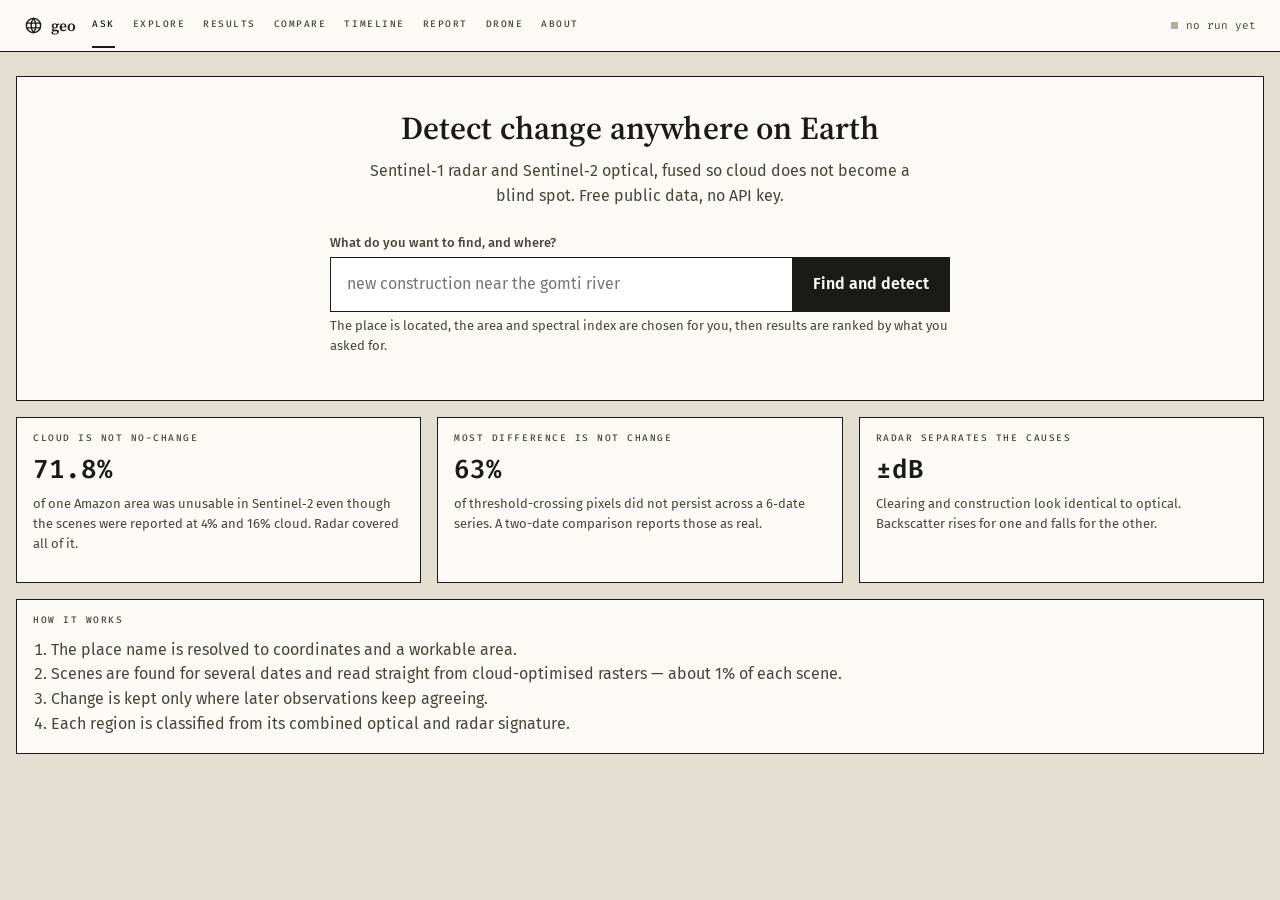
<file: geo/web/index.html>
<!doctype html>
<html lang="en">
<head>
<meta charset="utf-8">
<meta name="viewport" content="width=device-width, initial-scale=1">
<title>Ask &middot; geo</title>
<meta name="description" content="Sentinel-1 and Sentinel-2 change detection over any area of Earth.">
<link rel="stylesheet" href="shared.css">
</head>
<body>
<div class="shell">
<nav class="nav" aria-label="Primary">
  <a class="nav__brand" href="index.html"><svg viewBox="0 0 24 24" fill="none" stroke="currentColor" stroke-width="1.8" stroke-linecap="round" stroke-linejoin="round" aria-hidden="true"><circle cx="12" cy="12" r="9"/><path d="M3.6 9h16.8M3.6 15h16.8"/><path d="M12 3a15 15 0 0 1 0 18a15 15 0 0 1 0-18"/></svg><span>geo</span></a>
  <div class="nav__links">
    <a class="nav__link" href="index.html" data-page="index.html"><svg viewBox="0 0 24 24" fill="none" stroke="currentColor" stroke-width="1.8" stroke-linecap="round" stroke-linejoin="round" aria-hidden="true"><circle cx="11" cy="11" r="7"/><path d="m20 20-3.5-3.5"/></svg><span>Ask</span></a>
    <a class="nav__link" href="explore.html" data-page="explore.html"><svg viewBox="0 0 24 24" fill="none" stroke="currentColor" stroke-width="1.8" stroke-linecap="round" stroke-linejoin="round" aria-hidden="true"><path d="m9 4-6 2v14l6-2 6 2 6-2V4l-6 2z"/><path d="M9 4v14M15 6v14"/></svg><span>Explore</span></a>
    <a class="nav__link" href="results.html" data-page="results.html"><svg viewBox="0 0 24 24" fill="none" stroke="currentColor" stroke-width="1.8" stroke-linecap="round" stroke-linejoin="round" aria-hidden="true"><path d="m12 3 9 5-9 5-9-5z"/><path d="m3 13 9 5 9-5"/></svg><span>Results</span></a>
    <a class="nav__link" href="compare.html" data-page="compare.html"><svg viewBox="0 0 24 24" fill="none" stroke="currentColor" stroke-width="1.8" stroke-linecap="round" stroke-linejoin="round" aria-hidden="true"><rect x="3" y="4" width="18" height="16" rx="1"/><path d="M12 4v16"/></svg><span>Compare</span></a>
    <a class="nav__link" href="timeline.html" data-page="timeline.html"><svg viewBox="0 0 24 24" fill="none" stroke="currentColor" stroke-width="1.8" stroke-linecap="round" stroke-linejoin="round" aria-hidden="true"><circle cx="12" cy="12" r="9"/><path d="M12 7v5l3 2"/></svg><span>Timeline</span></a>
    <a class="nav__link" href="report.html" data-page="report.html"><svg viewBox="0 0 24 24" fill="none" stroke="currentColor" stroke-width="1.8" stroke-linecap="round" stroke-linejoin="round" aria-hidden="true"><path d="M14 3H7a1 1 0 0 0-1 1v16a1 1 0 0 0 1 1h10a1 1 0 0 0 1-1V7z"/><path d="M14 3v4h4"/><path d="M9 13h6M9 17h4"/></svg><span>Report</span></a>
    <a class="nav__link" href="drone.html" data-page="drone.html"><svg viewBox="0 0 24 24" fill="none" stroke="currentColor" stroke-width="1.8" stroke-linecap="round" stroke-linejoin="round" aria-hidden="true"><rect x="9" y="9" width="6" height="6" rx="1"/><path d="M9 9 5 5M15 9l4-4M9 15l-4 4M15 15l4 4"/><circle cx="5" cy="5" r="2"/><circle cx="19" cy="5" r="2"/><circle cx="5" cy="19" r="2"/><circle cx="19" cy="19" r="2"/></svg><span>Drone</span></a>
    <a class="nav__link" href="about.html" data-page="about.html"><svg viewBox="0 0 24 24" fill="none" stroke="currentColor" stroke-width="1.8" stroke-linecap="round" stroke-linejoin="round" aria-hidden="true"><circle cx="12" cy="12" r="9"/><path d="M12 11v5M12 8h.01"/></svg><span>About</span></a>
  </div>
  <div class="nav__job" id="navjob" aria-live="polite"></div>
</nav>

<main class="container">
  <section class="card reveal" style="text-align:center;padding:var(--space-6) var(--space-4)">
    <h1>Detect change anywhere on Earth</h1>
    <p style="color:var(--color-muted-foreground);max-width:62ch;margin:0 auto var(--space-5)">
      Sentinel&#8209;1 radar and Sentinel&#8209;2 optical, fused so cloud does not become a
      blind spot. Free public data, no API key.
    </p>

    <div style="max-width:620px;margin:0 auto;text-align:left">
      <label for="ask">What do you want to find, and where?</label>
      <div class="field-join">
        <input id="ask" placeholder="new construction near the gomti river"
               autocomplete="off" aria-describedby="askhelp">
        <button class="btn btn--primary" id="go">Find and detect</button>
      </div>
      <p class="help" id="askhelp">
        The place is located, the area and spectral index are chosen for you, then
        results are ranked by what you asked for.
      </p>
      <div id="out" aria-live="polite"></div>
    </div>
  </section>

  <section class="grid grid--3">
    <div class="card reveal">
      <p class="card__title">Cloud is not no-change</p>
      <p class="stat-value stat-value--lg">71.8%</p>
      <p class="help">of one Amazon area was unusable in Sentinel&#8209;2 even though the
      scenes were reported at 4% and 16% cloud. Radar covered all of it.</p>
    </div>
    <div class="card reveal">
      <p class="card__title">Most difference is not change</p>
      <p class="stat-value stat-value--lg">63%</p>
      <p class="help">of threshold-crossing pixels did not persist across a
      6&#8209;date series. A two-date comparison reports those as real.</p>
    </div>
    <div class="card reveal">
      <p class="card__title">Radar separates the causes</p>
      <p class="stat-value stat-value--lg">&plusmn;dB</p>
      <p class="help">Clearing and construction look identical to optical. Backscatter
      rises for one and falls for the other.</p>
    </div>
  </section>

  <section class="card">
    <p class="card__title">How it works</p>
    <ol style="color:var(--color-muted-foreground);padding-left:1.1rem;margin:0">
      <li>The place name is resolved to coordinates and a workable area.</li>
      <li>Scenes are found for several dates and read straight from cloud-optimised
          rasters &mdash; about 1% of each scene.</li>
      <li>Change is kept only where later observations keep agreeing.</li>
      <li>Each region is classified from its combined optical and radar signature.</li>
    </ol>
  </section>
</main>

</div>
<script src="shared.js"></script>
<script>
const go = $("go"), out = $("out"), ask = $("ask");
// A run owns #out for its whole lifetime. Without this guard a second
// invocation (Enter, or a click while polling) rewrites #out and the first
// run's progress node is detached under it.
let busy = false;

async function run() {
  if (busy) return;
  const q = ask.value.trim();
  if (!q) { ask.focus(); return; }
  busy = true;
  go.disabled = true;
  out.innerHTML = '<div class="note">Locating &ldquo;' + esc(q) + '&rdquo;...</div>';
  try {
    const steps = 4;
    const d = await postJSON("/api/smart", {
      query: q, start: "2023-01-01", end: "2024-12-31", steps: steps,
    });
    const f = d.located;
    out.innerHTML =
      '<div class="note"><b>' + esc(f.place.kind) + "</b> &middot; " +
      esc(f.place.name.split(",").slice(0, 3).join(",")) + "<br>Looking for <b>" +
      esc(f.what || "any change") + "</b> using " + esc(f.index_hint.toUpperCase()) +
      " over " + bboxKm(f.bbox) + ".</div>" +
      f.notes.map((n) => '<div class="warn">' + esc(n) + "</div>").join("") +
      (f.alternatives.length
        ? '<div class="note">That name also matches: ' +
          f.alternatives.map((a) => esc(a.name.split(",").slice(0, 2).join(","))).join("; ") +
          ". Refine the question if this is the wrong one.</div>"
        : "");

    // Keep a direct handle on the progress node. Looking it up by id after an
    // await assumes the DOM still holds it, which is what broke before.
    const prog = document.createElement("div");
    prog.className = "note";
    prog.textContent = "Detecting...";
    out.appendChild(prog);

    setJob(d.job_id, { replace: true });
    const done = await pollJob(d.job_id, (s) => {
      prog.textContent =
        "Detecting across " + steps + " dates... " + s + "s (a cold run takes a minute or two)";
    });

    if (done.status === "failed") {
      prog.className = "err";
      prog.textContent = done.error;
    } else {
      prog.className = "note";
      prog.innerHTML = "Found <b>" + done.feature_count + "</b> change regions." +
        '<a class="btn btn--primary btn--auto" style="margin-top:var(--space-2)" href="' +
        linkWithJob("results.html") + '">See what changed</a>';
    }
  } catch (e) {
    out.innerHTML = '<div class="err">' + esc(e.message) + "</div>";
  } finally {
    busy = false;
    go.disabled = false;
  }
}
go.onclick = run;
ask.addEventListener("keydown", (e) => { if (e.key === "Enter") run(); });
</script>

</body>
</html>
</file>
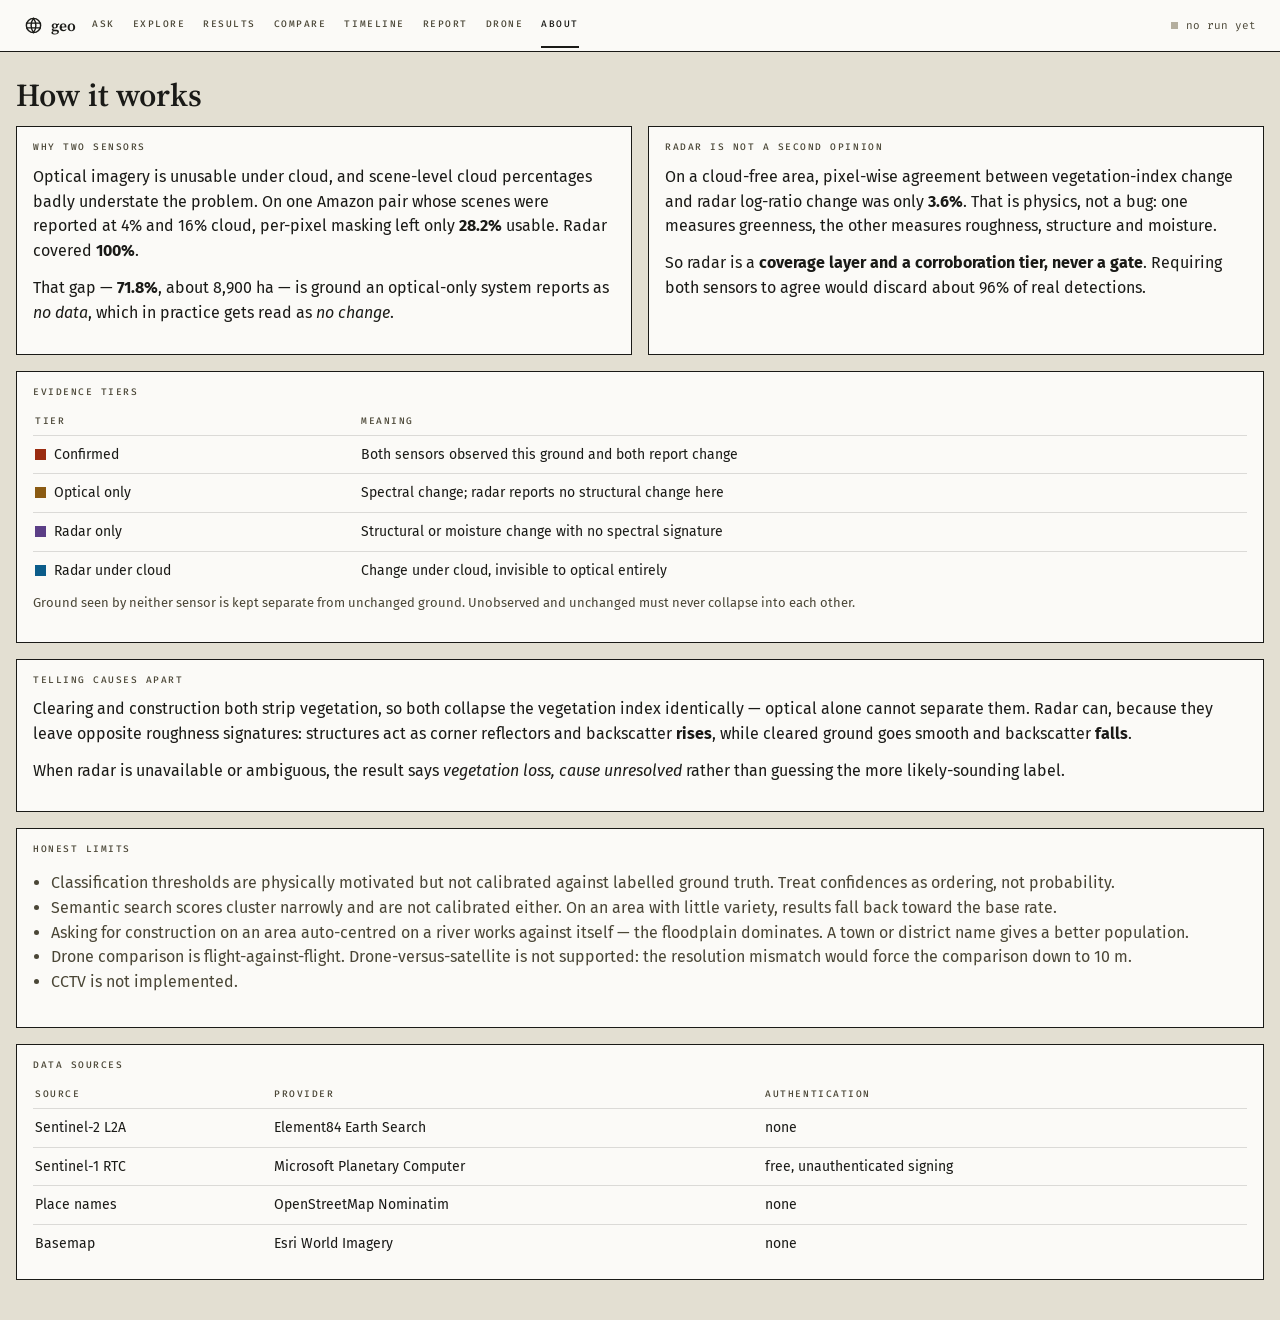
<file: geo/web/about.html>
<!doctype html>
<html lang="en">
<head>
<meta charset="utf-8">
<meta name="viewport" content="width=device-width, initial-scale=1">
<title>About &middot; geo</title>
<meta name="description" content="Sentinel-1 and Sentinel-2 change detection over any area of Earth.">
<link rel="stylesheet" href="shared.css">
</head>
<body>
<div class="shell">
<nav class="nav" aria-label="Primary">
  <a class="nav__brand" href="index.html"><svg viewBox="0 0 24 24" fill="none" stroke="currentColor" stroke-width="1.8" stroke-linecap="round" stroke-linejoin="round" aria-hidden="true"><circle cx="12" cy="12" r="9"/><path d="M3.6 9h16.8M3.6 15h16.8"/><path d="M12 3a15 15 0 0 1 0 18a15 15 0 0 1 0-18"/></svg><span>geo</span></a>
  <div class="nav__links">
    <a class="nav__link" href="index.html" data-page="index.html"><svg viewBox="0 0 24 24" fill="none" stroke="currentColor" stroke-width="1.8" stroke-linecap="round" stroke-linejoin="round" aria-hidden="true"><circle cx="11" cy="11" r="7"/><path d="m20 20-3.5-3.5"/></svg><span>Ask</span></a>
    <a class="nav__link" href="explore.html" data-page="explore.html"><svg viewBox="0 0 24 24" fill="none" stroke="currentColor" stroke-width="1.8" stroke-linecap="round" stroke-linejoin="round" aria-hidden="true"><path d="m9 4-6 2v14l6-2 6 2 6-2V4l-6 2z"/><path d="M9 4v14M15 6v14"/></svg><span>Explore</span></a>
    <a class="nav__link" href="results.html" data-page="results.html"><svg viewBox="0 0 24 24" fill="none" stroke="currentColor" stroke-width="1.8" stroke-linecap="round" stroke-linejoin="round" aria-hidden="true"><path d="m12 3 9 5-9 5-9-5z"/><path d="m3 13 9 5 9-5"/></svg><span>Results</span></a>
    <a class="nav__link" href="compare.html" data-page="compare.html"><svg viewBox="0 0 24 24" fill="none" stroke="currentColor" stroke-width="1.8" stroke-linecap="round" stroke-linejoin="round" aria-hidden="true"><rect x="3" y="4" width="18" height="16" rx="1"/><path d="M12 4v16"/></svg><span>Compare</span></a>
    <a class="nav__link" href="timeline.html" data-page="timeline.html"><svg viewBox="0 0 24 24" fill="none" stroke="currentColor" stroke-width="1.8" stroke-linecap="round" stroke-linejoin="round" aria-hidden="true"><circle cx="12" cy="12" r="9"/><path d="M12 7v5l3 2"/></svg><span>Timeline</span></a>
    <a class="nav__link" href="report.html" data-page="report.html"><svg viewBox="0 0 24 24" fill="none" stroke="currentColor" stroke-width="1.8" stroke-linecap="round" stroke-linejoin="round" aria-hidden="true"><path d="M14 3H7a1 1 0 0 0-1 1v16a1 1 0 0 0 1 1h10a1 1 0 0 0 1-1V7z"/><path d="M14 3v4h4"/><path d="M9 13h6M9 17h4"/></svg><span>Report</span></a>
    <a class="nav__link" href="drone.html" data-page="drone.html"><svg viewBox="0 0 24 24" fill="none" stroke="currentColor" stroke-width="1.8" stroke-linecap="round" stroke-linejoin="round" aria-hidden="true"><rect x="9" y="9" width="6" height="6" rx="1"/><path d="M9 9 5 5M15 9l4-4M9 15l-4 4M15 15l4 4"/><circle cx="5" cy="5" r="2"/><circle cx="19" cy="5" r="2"/><circle cx="5" cy="19" r="2"/><circle cx="19" cy="19" r="2"/></svg><span>Drone</span></a>
    <a class="nav__link" href="about.html" data-page="about.html"><svg viewBox="0 0 24 24" fill="none" stroke="currentColor" stroke-width="1.8" stroke-linecap="round" stroke-linejoin="round" aria-hidden="true"><circle cx="12" cy="12" r="9"/><path d="M12 11v5M12 8h.01"/></svg><span>About</span></a>
  </div>
  <div class="nav__job" id="navjob" aria-live="polite"></div>
</nav>

<main class="container">
  <h1>How it works</h1>

  <div class="grid grid--2">
    <section class="card">
      <p class="card__title">Why two sensors</p>
      <p>Optical imagery is unusable under cloud, and scene-level cloud percentages
      badly understate the problem. On one Amazon pair whose scenes were reported at
      4% and 16% cloud, per-pixel masking left only <b>28.2%</b> usable. Radar covered
      <b>100%</b>.</p>
      <p>That gap &mdash; <b>71.8%</b>, about 8,900 ha &mdash; is ground an optical-only
      system reports as <i>no data</i>, which in practice gets read as <i>no change</i>.</p>
    </section>

    <section class="card">
      <p class="card__title">Radar is not a second opinion</p>
      <p>On a cloud-free area, pixel-wise agreement between vegetation-index change and
      radar log-ratio change was only <b>3.6%</b>. That is physics, not a bug: one
      measures greenness, the other measures roughness, structure and moisture.</p>
      <p>So radar is a <b>coverage layer and a corroboration tier, never a gate</b>.
      Requiring both sensors to agree would discard about 96% of real detections.</p>
    </section>
  </div>

  <section class="card">
    <p class="card__title">Evidence tiers</p>
    <div class="scroll-x"><table>
      <thead><tr><th>Tier</th><th>Meaning</th></tr></thead>
      <tbody>
        <tr><td><span class="swatch" style="background:var(--tier-confirmed)"></span>Confirmed</td>
            <td>Both sensors observed this ground and both report change</td></tr>
        <tr><td><span class="swatch" style="background:var(--tier-optical)"></span>Optical only</td>
            <td>Spectral change; radar reports no structural change here</td></tr>
        <tr><td><span class="swatch" style="background:var(--tier-sar-only)"></span>Radar only</td>
            <td>Structural or moisture change with no spectral signature</td></tr>
        <tr><td><span class="swatch" style="background:var(--tier-sar-gap)"></span>Radar under cloud</td>
            <td>Change under cloud, invisible to optical entirely</td></tr>
      </tbody>
    </table></div>
    <p class="help">Ground seen by neither sensor is kept separate from unchanged ground.
    Unobserved and unchanged must never collapse into each other.</p>
  </section>

  <section class="card">
    <p class="card__title">Telling causes apart</p>
    <p>Clearing and construction both strip vegetation, so both collapse the vegetation
    index identically &mdash; optical alone cannot separate them. Radar can, because they
    leave opposite roughness signatures: structures act as corner reflectors and
    backscatter <b>rises</b>, while cleared ground goes smooth and backscatter <b>falls</b>.</p>
    <p>When radar is unavailable or ambiguous, the result says <i>vegetation loss, cause
    unresolved</i> rather than guessing the more likely-sounding label.</p>
  </section>

  <section class="card">
    <p class="card__title">Honest limits</p>
    <ul style="color:var(--color-muted-foreground);padding-left:1.1rem">
      <li>Classification thresholds are physically motivated but not calibrated against
      labelled ground truth. Treat confidences as ordering, not probability.</li>
      <li>Semantic search scores cluster narrowly and are not calibrated either. On an
      area with little variety, results fall back toward the base rate.</li>
      <li>Asking for construction on an area auto-centred on a river works against
      itself &mdash; the floodplain dominates. A town or district name gives a better
      population.</li>
      <li>Drone comparison is flight-against-flight. Drone-versus-satellite is not
      supported: the resolution mismatch would force the comparison down to 10 m.</li>
      <li>CCTV is not implemented.</li>
    </ul>
  </section>

  <section class="card">
    <p class="card__title">Data sources</p>
    <div class="scroll-x"><table>
      <thead><tr><th>Source</th><th>Provider</th><th>Authentication</th></tr></thead>
      <tbody>
        <tr><td>Sentinel-2 L2A</td><td>Element84 Earth Search</td><td>none</td></tr>
        <tr><td>Sentinel-1 RTC</td><td>Microsoft Planetary Computer</td><td>free, unauthenticated signing</td></tr>
        <tr><td>Place names</td><td>OpenStreetMap Nominatim</td><td>none</td></tr>
        <tr><td>Basemap</td><td>Esri World Imagery</td><td>none</td></tr>
      </tbody>
    </table></div>
  </section>
</main>

</div>
<script src="shared.js"></script>

</body>
</html>
</file>
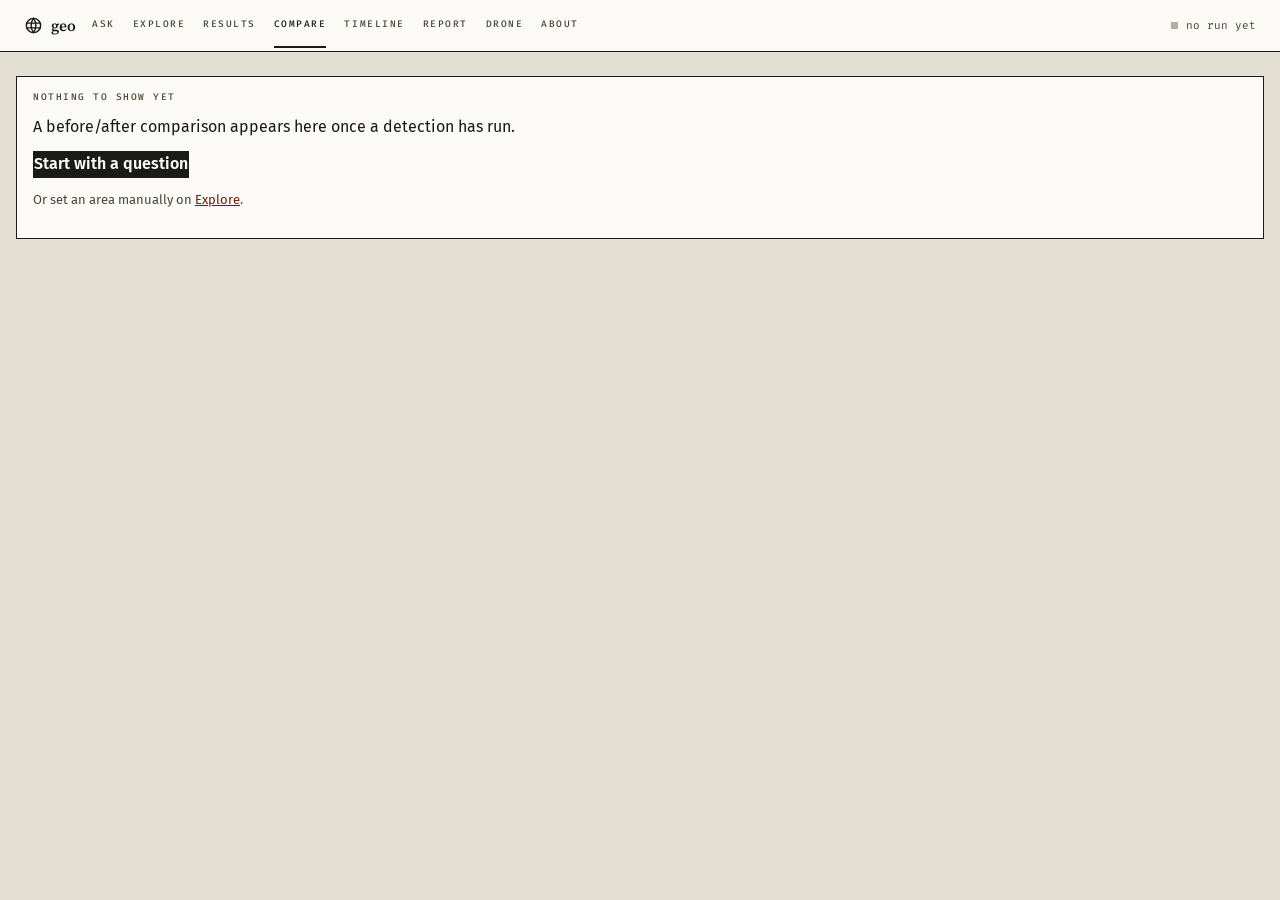
<file: geo/web/compare.html>
<!doctype html>
<html lang="en">
<head>
<meta charset="utf-8">
<meta name="viewport" content="width=device-width, initial-scale=1">
<title>Compare &middot; geo</title>
<meta name="description" content="Sentinel-1 and Sentinel-2 change detection over any area of Earth.">
<link rel="stylesheet" href="shared.css">
</head>
<body>
<div class="shell">
<nav class="nav" aria-label="Primary">
  <a class="nav__brand" href="index.html"><svg viewBox="0 0 24 24" fill="none" stroke="currentColor" stroke-width="1.8" stroke-linecap="round" stroke-linejoin="round" aria-hidden="true"><circle cx="12" cy="12" r="9"/><path d="M3.6 9h16.8M3.6 15h16.8"/><path d="M12 3a15 15 0 0 1 0 18a15 15 0 0 1 0-18"/></svg><span>geo</span></a>
  <div class="nav__links">
    <a class="nav__link" href="index.html" data-page="index.html"><svg viewBox="0 0 24 24" fill="none" stroke="currentColor" stroke-width="1.8" stroke-linecap="round" stroke-linejoin="round" aria-hidden="true"><circle cx="11" cy="11" r="7"/><path d="m20 20-3.5-3.5"/></svg><span>Ask</span></a>
    <a class="nav__link" href="explore.html" data-page="explore.html"><svg viewBox="0 0 24 24" fill="none" stroke="currentColor" stroke-width="1.8" stroke-linecap="round" stroke-linejoin="round" aria-hidden="true"><path d="m9 4-6 2v14l6-2 6 2 6-2V4l-6 2z"/><path d="M9 4v14M15 6v14"/></svg><span>Explore</span></a>
    <a class="nav__link" href="results.html" data-page="results.html"><svg viewBox="0 0 24 24" fill="none" stroke="currentColor" stroke-width="1.8" stroke-linecap="round" stroke-linejoin="round" aria-hidden="true"><path d="m12 3 9 5-9 5-9-5z"/><path d="m3 13 9 5 9-5"/></svg><span>Results</span></a>
    <a class="nav__link" href="compare.html" data-page="compare.html"><svg viewBox="0 0 24 24" fill="none" stroke="currentColor" stroke-width="1.8" stroke-linecap="round" stroke-linejoin="round" aria-hidden="true"><rect x="3" y="4" width="18" height="16" rx="1"/><path d="M12 4v16"/></svg><span>Compare</span></a>
    <a class="nav__link" href="timeline.html" data-page="timeline.html"><svg viewBox="0 0 24 24" fill="none" stroke="currentColor" stroke-width="1.8" stroke-linecap="round" stroke-linejoin="round" aria-hidden="true"><circle cx="12" cy="12" r="9"/><path d="M12 7v5l3 2"/></svg><span>Timeline</span></a>
    <a class="nav__link" href="report.html" data-page="report.html"><svg viewBox="0 0 24 24" fill="none" stroke="currentColor" stroke-width="1.8" stroke-linecap="round" stroke-linejoin="round" aria-hidden="true"><path d="M14 3H7a1 1 0 0 0-1 1v16a1 1 0 0 0 1 1h10a1 1 0 0 0 1-1V7z"/><path d="M14 3v4h4"/><path d="M9 13h6M9 17h4"/></svg><span>Report</span></a>
    <a class="nav__link" href="drone.html" data-page="drone.html"><svg viewBox="0 0 24 24" fill="none" stroke="currentColor" stroke-width="1.8" stroke-linecap="round" stroke-linejoin="round" aria-hidden="true"><rect x="9" y="9" width="6" height="6" rx="1"/><path d="M9 9 5 5M15 9l4-4M9 15l-4 4M15 15l4 4"/><circle cx="5" cy="5" r="2"/><circle cx="19" cy="5" r="2"/><circle cx="5" cy="19" r="2"/><circle cx="19" cy="19" r="2"/></svg><span>Drone</span></a>
    <a class="nav__link" href="about.html" data-page="about.html"><svg viewBox="0 0 24 24" fill="none" stroke="currentColor" stroke-width="1.8" stroke-linecap="round" stroke-linejoin="round" aria-hidden="true"><circle cx="12" cy="12" r="9"/><path d="M12 11v5M12 8h.01"/></svg><span>About</span></a>
  </div>
  <div class="nav__job" id="navjob" aria-live="polite"></div>
</nav>

<main class="container container--wide cmp" style="display:flex;flex:1;min-height:0">
  <div class="swipe" id="swipe">
    <img class="swipe__fill" id="afterImg" alt="" hidden>
    <div class="swipe__pane" id="pane" style="width:50%">
      <img class="swipe__fill" id="beforeImg" alt="" hidden>
    </div>
    <p class="swipe__caption swipe__caption--before" id="beforeCap">before</p>
    <p class="swipe__caption swipe__caption--after" id="afterCap">after</p>
    <div class="swipe__handle" id="handle" style="left:calc(50% - 1px)" aria-hidden="true">&#8596;</div>
    <svg class="mapstage__graticule" id="overlay" aria-hidden="true"></svg>
    <p class="swipe__loading" id="cmpLoading">Loading scenes...</p>
    <div class="swipe__control" id="ctl">
      <label for="swipe-pos">
        <span class="label-cap">Swipe between the two observations</span>
        <span class="mono" id="posOut">50% before</span>
      </label>
      <input type="range" id="swipe-pos" min="0" max="100" step="1" value="50">
    </div>
  </div>

  <aside class="cmp__side">
    <p class="card__title">Compare</p>
    <label for="leftSel">Before &mdash; left of the handle</label>
    <select id="leftSel"></select>
    <label for="rightSel">After &mdash; right of the handle</label>
    <select id="rightSel"></select>
    <div class="warn" id="mixWarn" hidden>Optical against radar compares greenness against
      roughness. Their measured pixel agreement was 3.6% &mdash; expect the two sides to
      look different.</div>

    <hr class="rule">
    <p class="card__title">Layers</p>
    <label class="check"><input type="checkbox" id="lyPoly" checked>
      <span>Detection outlines</span><span class="legend__count" id="lyPolyN"></span></label>
    <label class="check"><input type="checkbox" id="lyAoi" checked>
      <span>AOI boundary</span></label>

    <hr class="rule">
    <p class="card__title">Legend &mdash; by type</p>
    <div class="legend" id="legend"></div>
    <p class="help" style="border-top:1px solid var(--color-rule);padding-top:12px">
      Solid outline = loss, dashed = gain.</p>
  </aside>
</main>

</div>
<script src="shared.js"></script>
<script>
(async () => {
  const main = document.querySelector("main"), id = currentJob();
  const fail = (html) => {
    main.className = "container";
    main.removeAttribute("style");
    main.innerHTML = html;
  };
  if (!id) { fail(""); needRun(main, "A before/after comparison"); return; }

  let d;
  try { d = await loadResult(id); }
  catch (e) { fail('<div class="err">' + esc(e.message) + "</div>"); return; }
  if (d.status !== "done") {
    fail('<div class="card"><p>This run is <b>' + esc(d.status) + "</b>.</p></div>");
    return;
  }

  const r = d.result, p = r.properties, b = p.bbox;
  // A series carries a timeline; a two-date run carries only its scenes.
  const stops = ((p.timeline && p.timeline.length) ? p.timeline : (p.scenes || []))
    .filter((t) => t.id);
  if (stops.length < 2) {
    fail('<div class="card"><p>This run has fewer than two scenes to compare.</p></div>');
    return;
  }

  const chip = (stop, px) => "/api/chip?bbox=" + b.join(",") + "&scene_id=" +
    encodeURIComponent(stop.id) + "&sensor=" + stop.sensor.toLowerCase() + "&px=" + px;
  const label = (stop) => (stop.sensor === "S2" ? "S2 true colour" : "S1 VV backscatter") +
    " \u2014 " + stop.date + (stop.cloud_cover !== undefined
      ? " \u00b7 " + stop.cloud_cover + "% cloud" : " \u00b7 orbit " + stop.relative_orbit);

  const left = $("leftSel"), right = $("rightSel");
  stops.forEach((s, i) => {
    [left, right].forEach((sel) => {
      const o = document.createElement("option");
      o.value = i; o.textContent = label(s); sel.appendChild(o);
    });
  });
  // Default to the first and last scene of one sensor, preferring optical, so
  // the page opens on a like-for-like comparison rather than optical vs radar.
  const indexed = stops.map((s, i) => [s, i]);
  const optical = indexed.filter((x) => x[0].sensor === "S2");
  const pool = optical.length >= 2 ? optical : indexed;
  left.value = pool[0][1];
  right.value = pool[pool.length - 1][1];

  const stage = $("swipe"), svg = $("overlay");
  let pending = 0;

  function paint(which) {
    const sel = which === "before" ? left : right;
    const stop = stops[Number(sel.value)];
    const img = $(which === "before" ? "beforeImg" : "afterImg");
    pending += 1;
    $("cmpLoading").textContent = "Loading scenes...";
    $("cmpLoading").hidden = false;
    img.hidden = true;
    img.onload = () => {
      img.hidden = false;
      pending = Math.max(0, pending - 1);
      if (!pending) $("cmpLoading").hidden = true;
      drawOverlay();
    };
    img.onerror = () => {
      pending = Math.max(0, pending - 1);
      $("cmpLoading").textContent = "A scene could not be rendered.";
    };
    img.alt = which + ": " + label(stop);
    img.src = chip(stop, 1024);
    const cap = $(which === "before" ? "beforeCap" : "afterCap");
    cap.textContent = cap.title = which + " \u00b7 " + label(stop);
    $("mixWarn").hidden = stops[Number(left.value)].sensor === stops[Number(right.value)].sensor;
  }

  /* The same box object-fit: contain gives the imagery, so outlines drawn in
     it stay in register with the scene at any stage size. */
  function fitted() {
    const W = stage.clientWidth, H = stage.clientHeight - $("ctl").offsetHeight;
    const img = $("afterImg");
    const aspect = img.naturalWidth && img.naturalHeight
      ? img.naturalWidth / img.naturalHeight
      : (b[2] - b[0]) / (b[3] - b[1]);
    let w = W, h = W / aspect;
    if (h > H) { h = H; w = H * aspect; }
    return { W: W, H: Math.max(H, 1), x: (W - w) / 2, y: (H - h) / 2, w: w, h: h };
  }

  function drawOverlay() {
    const R = fitted();
    const x = (lon) => (R.x + (lon - b[0]) / (b[2] - b[0]) * R.w).toFixed(1);
    const y = (lat) => (R.y + (b[3] - lat) / (b[3] - b[1]) * R.h).toFixed(1);
    let out = "";
    if ($("lyPoly").checked) {
      out += r.features.map((f) => {
        const rings = f.geometry.type === "Polygon" ? f.geometry.coordinates
          : f.geometry.coordinates.flat();
        const dAttr = rings.map((ring) =>
          "M" + ring.map((c) => x(c[0]) + " " + y(c[1])).join("L") + "Z").join(" ");
        return '<path d="' + dAttr + '" fill="none" stroke="' +
          (CLASS_COLOURS[f.properties.change_type] || CLASS_COLOURS.other) + '" stroke-width="2"' +
          (f.properties.direction === "gain" ? ' stroke-dasharray="5 3"' : "") + "/>";
      }).join("");
    }
    if ($("lyAoi").checked) {
      out += '<rect x="' + R.x.toFixed(1) + '" y="' + R.y.toFixed(1) + '" width="' +
        R.w.toFixed(1) + '" height="' + R.h.toFixed(1) +
        '" fill="none" stroke="#FBFAF7" stroke-width="1.5" stroke-dasharray="6 4"/>';
    }
    svg.setAttribute("viewBox", "0 0 " + R.W + " " + R.H);
    svg.innerHTML = out;
  }

  function layout() {
    stage.style.setProperty("--swipe-ctl", $("ctl").offsetHeight + "px");
    // The clipped pane holds a full-stage-width image, so both panes stay in
    // register while the clip moves.
    stage.style.setProperty("--swipe-stage-w", stage.clientWidth + "px");
    drawOverlay();
  }

  const pos = $("swipe-pos");
  function move() {
    $("pane").style.width = pos.value + "%";
    $("handle").style.left = "calc(" + pos.value + "% - 1px)";
    $("posOut").textContent = pos.value + "% before";
  }
  pos.addEventListener("input", move);
  // Drag the handle, or anywhere on the imagery, to move the swipe. The range
  // input stays as the keyboard-accessible control and follows along.
  function dragTo(e) {
    const rect = stage.getBoundingClientRect();
    pos.value = Math.round(Math.min(1, Math.max(0, (e.clientX - rect.left) / rect.width)) * 100);
    move();
  }
  stage.addEventListener("pointerdown", (e) => {
    if (e.button !== 0 || $("ctl").contains(e.target)) return;
    e.preventDefault();
    stage.setPointerCapture(e.pointerId);
    dragTo(e);
  });
  stage.addEventListener("pointermove", (e) => {
    if (stage.hasPointerCapture(e.pointerId)) dragTo(e);
  });

  const counts = {};
  r.features.forEach((f) => {
    const t = f.properties.change_type || "other";
    counts[t] = counts[t] || { n: 0, label: f.properties.change_label || t };
    counts[t].n += 1;
  });
  $("lyPolyN").textContent = r.features.length;
  $("legend").innerHTML = Object.keys(counts).map((t) =>
    '<div class="legend__row"><span class="legend__key" style="background:' +
    (CLASS_COLOURS[t] || CLASS_COLOURS.other) + '"></span><span>' + esc(counts[t].label) +
    '</span><span class="legend__count">' + counts[t].n + "</span></div>").join("");

  left.onchange = () => paint("before");
  right.onchange = () => paint("after");
  $("lyPoly").onchange = drawOverlay;
  $("lyAoi").onchange = drawOverlay;
  addEventListener("resize", layout);

  move();
  layout();
  paint("before");
  paint("after");
})();
</script>

</body>
</html>
</file>
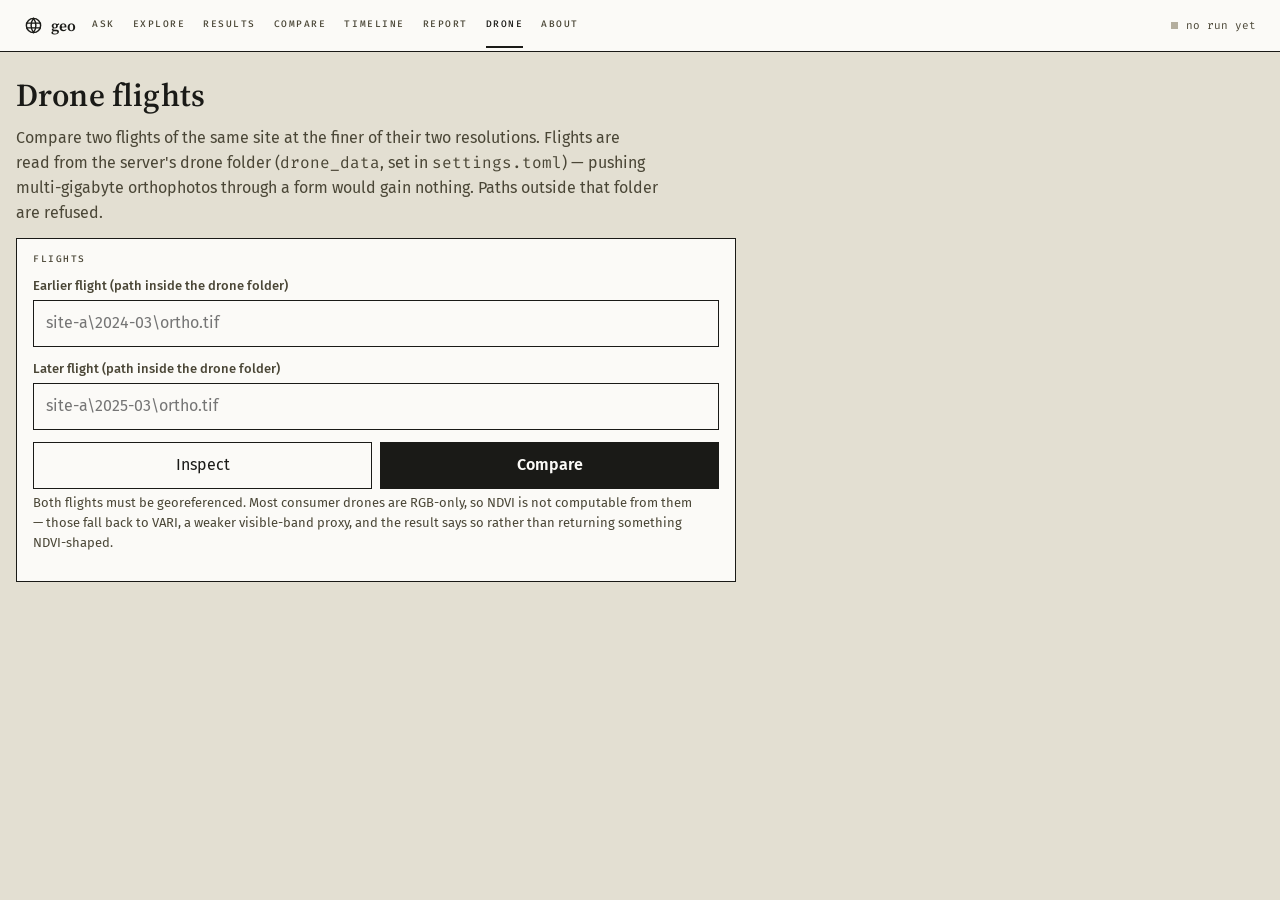
<file: geo/web/drone.html>
<!doctype html>
<html lang="en">
<head>
<meta charset="utf-8">
<meta name="viewport" content="width=device-width, initial-scale=1">
<title>Drone &middot; geo</title>
<meta name="description" content="Sentinel-1 and Sentinel-2 change detection over any area of Earth.">
<link rel="stylesheet" href="shared.css">
</head>
<body>
<div class="shell">
<nav class="nav" aria-label="Primary">
  <a class="nav__brand" href="index.html"><svg viewBox="0 0 24 24" fill="none" stroke="currentColor" stroke-width="1.8" stroke-linecap="round" stroke-linejoin="round" aria-hidden="true"><circle cx="12" cy="12" r="9"/><path d="M3.6 9h16.8M3.6 15h16.8"/><path d="M12 3a15 15 0 0 1 0 18a15 15 0 0 1 0-18"/></svg><span>geo</span></a>
  <div class="nav__links">
    <a class="nav__link" href="index.html" data-page="index.html"><svg viewBox="0 0 24 24" fill="none" stroke="currentColor" stroke-width="1.8" stroke-linecap="round" stroke-linejoin="round" aria-hidden="true"><circle cx="11" cy="11" r="7"/><path d="m20 20-3.5-3.5"/></svg><span>Ask</span></a>
    <a class="nav__link" href="explore.html" data-page="explore.html"><svg viewBox="0 0 24 24" fill="none" stroke="currentColor" stroke-width="1.8" stroke-linecap="round" stroke-linejoin="round" aria-hidden="true"><path d="m9 4-6 2v14l6-2 6 2 6-2V4l-6 2z"/><path d="M9 4v14M15 6v14"/></svg><span>Explore</span></a>
    <a class="nav__link" href="results.html" data-page="results.html"><svg viewBox="0 0 24 24" fill="none" stroke="currentColor" stroke-width="1.8" stroke-linecap="round" stroke-linejoin="round" aria-hidden="true"><path d="m12 3 9 5-9 5-9-5z"/><path d="m3 13 9 5 9-5"/></svg><span>Results</span></a>
    <a class="nav__link" href="compare.html" data-page="compare.html"><svg viewBox="0 0 24 24" fill="none" stroke="currentColor" stroke-width="1.8" stroke-linecap="round" stroke-linejoin="round" aria-hidden="true"><rect x="3" y="4" width="18" height="16" rx="1"/><path d="M12 4v16"/></svg><span>Compare</span></a>
    <a class="nav__link" href="timeline.html" data-page="timeline.html"><svg viewBox="0 0 24 24" fill="none" stroke="currentColor" stroke-width="1.8" stroke-linecap="round" stroke-linejoin="round" aria-hidden="true"><circle cx="12" cy="12" r="9"/><path d="M12 7v5l3 2"/></svg><span>Timeline</span></a>
    <a class="nav__link" href="report.html" data-page="report.html"><svg viewBox="0 0 24 24" fill="none" stroke="currentColor" stroke-width="1.8" stroke-linecap="round" stroke-linejoin="round" aria-hidden="true"><path d="M14 3H7a1 1 0 0 0-1 1v16a1 1 0 0 0 1 1h10a1 1 0 0 0 1-1V7z"/><path d="M14 3v4h4"/><path d="M9 13h6M9 17h4"/></svg><span>Report</span></a>
    <a class="nav__link" href="drone.html" data-page="drone.html"><svg viewBox="0 0 24 24" fill="none" stroke="currentColor" stroke-width="1.8" stroke-linecap="round" stroke-linejoin="round" aria-hidden="true"><rect x="9" y="9" width="6" height="6" rx="1"/><path d="M9 9 5 5M15 9l4-4M9 15l-4 4M15 15l4 4"/><circle cx="5" cy="5" r="2"/><circle cx="19" cy="5" r="2"/><circle cx="5" cy="19" r="2"/><circle cx="19" cy="19" r="2"/></svg><span>Drone</span></a>
    <a class="nav__link" href="about.html" data-page="about.html"><svg viewBox="0 0 24 24" fill="none" stroke="currentColor" stroke-width="1.8" stroke-linecap="round" stroke-linejoin="round" aria-hidden="true"><circle cx="12" cy="12" r="9"/><path d="M12 11v5M12 8h.01"/></svg><span>About</span></a>
  </div>
  <div class="nav__job" id="navjob" aria-live="polite"></div>
</nav>

<main class="container">
  <h1>Drone flights</h1>
  <p style="color:var(--color-muted-foreground);max-width:72ch">
    Compare two flights of the same site at the finer of their two resolutions.
    Flights are read from the server's drone folder (<code>drone_data</code>, set in
    <code>settings.toml</code>) &mdash; pushing multi-gigabyte orthophotos through a
    form would gain nothing. Paths outside that folder are refused.
  </p>

  <section class="card" style="max-width:720px">
    <p class="card__title">Flights</p>
    <label for="before">Earlier flight (path inside the drone folder)</label>
    <input id="before" placeholder="site-a\2024-03\ortho.tif" autocomplete="off">
    <label for="after">Later flight (path inside the drone folder)</label>
    <input id="after" placeholder="site-a\2025-03\ortho.tif" autocomplete="off">
    <div class="row" style="margin-top:var(--space-3)">
      <button class="btn" id="inspect">Inspect</button>
      <button class="btn btn--primary" id="compare">Compare</button>
    </div>
    <div id="out" aria-live="polite"></div>
    <p class="help">Both flights must be georeferenced. Most consumer drones are RGB-only,
    so NDVI is not computable from them &mdash; those fall back to VARI, a weaker
    visible-band proxy, and the result says so rather than returning something
    NDVI-shaped.</p>
  </section>
</main>

</div>
<script src="shared.js"></script>
<script>
const paths = () => ({ before: $("before").value.trim(), after: $("after").value.trim() });
const bothGiven = (p) => p.before && p.after;

$("inspect").onclick = async () => {
  const p = paths();
  if (!bothGiven(p)) { $("out").innerHTML = '<div class="err">Both paths are needed.</div>'; return; }
  $("out").innerHTML = '<div class="note">Reading headers...</div>';
  try {
    const d = await postJSON("/api/drone/inspect", p);
    $("out").innerHTML =
      '<table><thead><tr><th>Flight</th><th>Bands</th><th class="num">Resolution</th>' +
      "<th>Index</th></tr></thead><tbody>" +
      ["before", "after"].map((k) => "<tr><td>" + k + "</td><td>" + d[k].bands +
        '</td><td class="num">' + d[k].resolution_m + " m</td><td>" +
        esc(d[k].index.toUpperCase()) + "</td></tr>").join("") +
      '</tbody></table><div class="note">' + esc(d.before.index_note) + "</div>";
  } catch (e) { $("out").innerHTML = '<div class="err">' + esc(e.message) + "</div>"; }
};

$("compare").onclick = async () => {
  const p = paths();
  if (!bothGiven(p)) { $("out").innerHTML = '<div class="err">Both paths are needed.</div>'; return; }
  $("compare").disabled = true;
  $("out").innerHTML = '<div class="note">Comparing...</div>';
  try {
    const d = await postJSON("/api/drone/detect", p);
    const done = await pollJob(d.job_id, (s) => {
      $("out").innerHTML = '<div class="note">Comparing flights... ' + s + "s</div>";
    });
    if (done.status === "failed") {
      $("out").innerHTML = '<div class="err">' + esc(done.error) + "</div>";
      return;
    }
    const full = await loadResult(d.job_id);
    const q = full.result.properties;
    $("out").innerHTML = "<table><tbody>" +
      '<tr><td>Index used</td><td class="num">' + esc(q.index.toUpperCase()) + "</td></tr>" +
      '<tr><td>Native resolution</td><td class="num">' + q.resolution_m + " m</td></tr>" +
      '<tr><td>Estimated shift</td><td class="num">' + q.shift_px.join(", ") + " px</td></tr>" +
      '<tr><td>Regions</td><td class="num">' + full.result.features.length + "</td></tr>" +
      '<tr><td>Loss / gain</td><td class="num">' + q.stats.hectares.loss + " / " +
        q.stats.hectares.gain + " ha</td></tr></tbody></table>" +
      (q.stats.warnings || []).map((w) => '<div class="warn">' + esc(w) + "</div>").join("") +
      '<a class="btn btn--auto" style="margin-top:var(--space-3)" href="/api/export/' +
      encodeURIComponent(d.job_id) + '.geojson">Download GeoJSON</a>';
  } catch (e) {
    $("out").innerHTML = '<div class="err">' + esc(e.message) + "</div>";
  } finally { $("compare").disabled = false; }
};
</script>

</body>
</html>
</file>
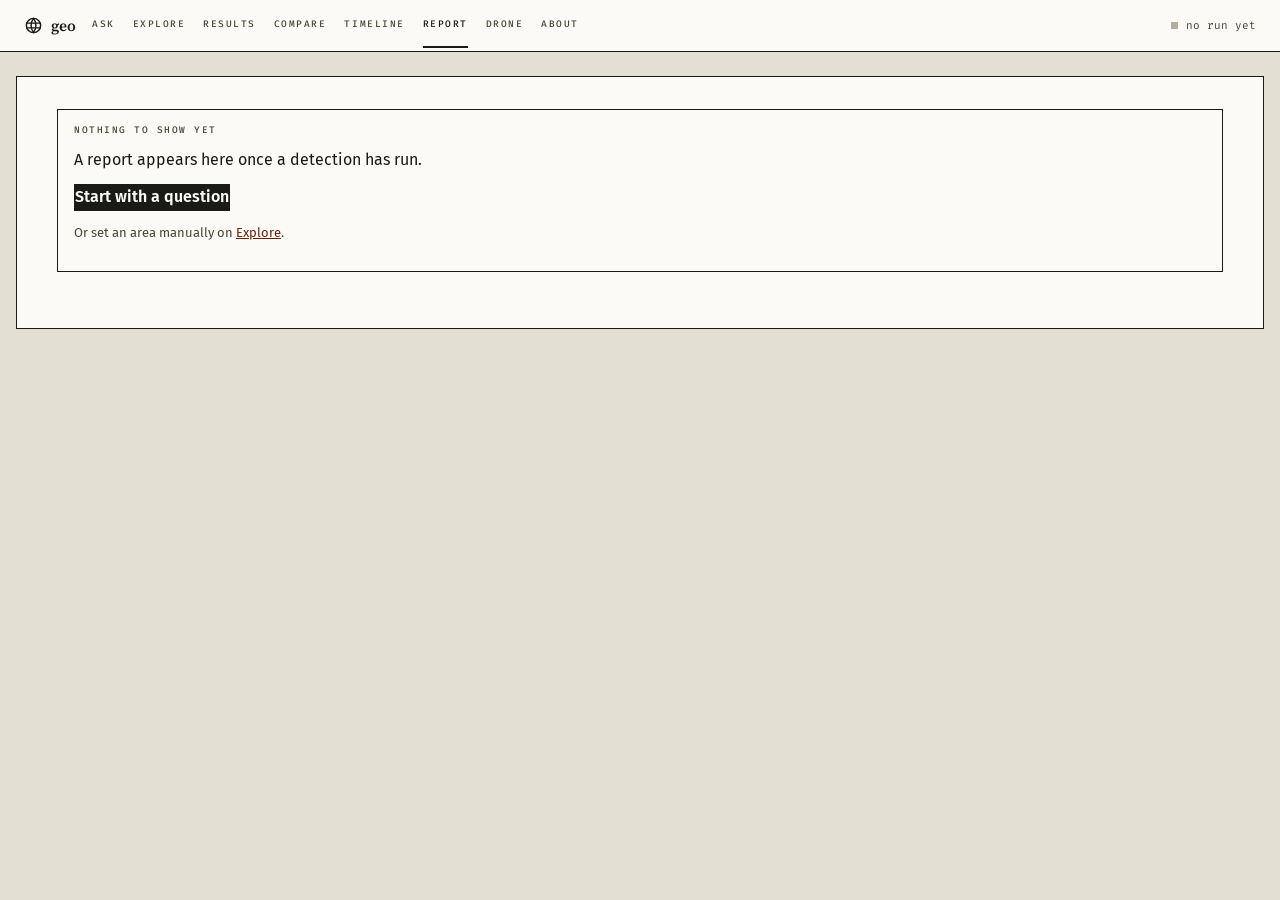
<file: geo/web/report.html>
<!doctype html>
<html lang="en">
<head>
<meta charset="utf-8">
<meta name="viewport" content="width=device-width, initial-scale=1">
<title>Report &middot; geo</title>
<meta name="description" content="Sentinel-1 and Sentinel-2 change detection over any area of Earth.">
<link rel="stylesheet" href="shared.css">
</head>
<body>
<div class="shell">
<nav class="nav" aria-label="Primary">
  <a class="nav__brand" href="index.html"><svg viewBox="0 0 24 24" fill="none" stroke="currentColor" stroke-width="1.8" stroke-linecap="round" stroke-linejoin="round" aria-hidden="true"><circle cx="12" cy="12" r="9"/><path d="M3.6 9h16.8M3.6 15h16.8"/><path d="M12 3a15 15 0 0 1 0 18a15 15 0 0 1 0-18"/></svg><span>geo</span></a>
  <div class="nav__links">
    <a class="nav__link" href="index.html" data-page="index.html"><svg viewBox="0 0 24 24" fill="none" stroke="currentColor" stroke-width="1.8" stroke-linecap="round" stroke-linejoin="round" aria-hidden="true"><circle cx="11" cy="11" r="7"/><path d="m20 20-3.5-3.5"/></svg><span>Ask</span></a>
    <a class="nav__link" href="explore.html" data-page="explore.html"><svg viewBox="0 0 24 24" fill="none" stroke="currentColor" stroke-width="1.8" stroke-linecap="round" stroke-linejoin="round" aria-hidden="true"><path d="m9 4-6 2v14l6-2 6 2 6-2V4l-6 2z"/><path d="M9 4v14M15 6v14"/></svg><span>Explore</span></a>
    <a class="nav__link" href="results.html" data-page="results.html"><svg viewBox="0 0 24 24" fill="none" stroke="currentColor" stroke-width="1.8" stroke-linecap="round" stroke-linejoin="round" aria-hidden="true"><path d="m12 3 9 5-9 5-9-5z"/><path d="m3 13 9 5 9-5"/></svg><span>Results</span></a>
    <a class="nav__link" href="compare.html" data-page="compare.html"><svg viewBox="0 0 24 24" fill="none" stroke="currentColor" stroke-width="1.8" stroke-linecap="round" stroke-linejoin="round" aria-hidden="true"><rect x="3" y="4" width="18" height="16" rx="1"/><path d="M12 4v16"/></svg><span>Compare</span></a>
    <a class="nav__link" href="timeline.html" data-page="timeline.html"><svg viewBox="0 0 24 24" fill="none" stroke="currentColor" stroke-width="1.8" stroke-linecap="round" stroke-linejoin="round" aria-hidden="true"><circle cx="12" cy="12" r="9"/><path d="M12 7v5l3 2"/></svg><span>Timeline</span></a>
    <a class="nav__link" href="report.html" data-page="report.html"><svg viewBox="0 0 24 24" fill="none" stroke="currentColor" stroke-width="1.8" stroke-linecap="round" stroke-linejoin="round" aria-hidden="true"><path d="M14 3H7a1 1 0 0 0-1 1v16a1 1 0 0 0 1 1h10a1 1 0 0 0 1-1V7z"/><path d="M14 3v4h4"/><path d="M9 13h6M9 17h4"/></svg><span>Report</span></a>
    <a class="nav__link" href="drone.html" data-page="drone.html"><svg viewBox="0 0 24 24" fill="none" stroke="currentColor" stroke-width="1.8" stroke-linecap="round" stroke-linejoin="round" aria-hidden="true"><rect x="9" y="9" width="6" height="6" rx="1"/><path d="M9 9 5 5M15 9l4-4M9 15l-4 4M15 15l4 4"/><circle cx="5" cy="5" r="2"/><circle cx="19" cy="5" r="2"/><circle cx="5" cy="19" r="2"/><circle cx="19" cy="19" r="2"/></svg><span>Drone</span></a>
    <a class="nav__link" href="about.html" data-page="about.html"><svg viewBox="0 0 24 24" fill="none" stroke="currentColor" stroke-width="1.8" stroke-linecap="round" stroke-linejoin="round" aria-hidden="true"><circle cx="12" cy="12" r="9"/><path d="M12 11v5M12 8h.01"/></svg><span>About</span></a>
  </div>
  <div class="nav__job" id="navjob" aria-live="polite"></div>
</nav>

<main class="container">
  <section class="sheet card card--flush">
    <div class="sheet__body" id="sheet">
      <div class="skeleton">Loading run...</div>
    </div>
  </section>
</main>

</div>
<script src="shared.js"></script>
<script>
(async () => {
  const host = $("sheet"), id = currentJob();
  if (!id) { needRun(host, "A report"); return; }
  let d;
  try { d = await loadResult(id); }
  catch (e) { host.innerHTML = '<div class="err">' + esc(e.message) + "</div>"; return; }
  if (d.status !== "done") {
    host.innerHTML = '<div class="card"><p>This run is <b>' + esc(d.status) + "</b>.</p></div>";
    return;
  }
  const r = d.result, p = r.properties, s = p.stats, th = p.thresholds || {};
  const types = s.change_types || [];
  const total = types.reduce((a, c) => a + c.area_ha, 0);
  const gap = s.optical_gap_pct == null ? 0 : s.optical_gap_pct;
  const loc = p.located && p.located.place;
  const place = loc && loc.name
    ? loc.name.split(",").slice(0, 3).join(",")
    : bboxKm(p.bbox) + " area";
  const obs = p.observations || {};

  host.innerHTML =
    '<div class="sheet__head">' +
      '<div style="flex:1"><p class="label-cap">Change detection report</p>' +
        "<h1>" + esc(place) + "</h1>" +
        (p.located ? '<p class="help">Asked: &ldquo;' + esc(p.located.query) + "&rdquo;</p>" : "") +
        '<p class="mono help">' + p.bbox.map((v) => v.toFixed(3)).join(", ") + " &middot; " +
        bboxKm(p.bbox) + " &middot; " + (obs.s2 || 0) + " optical and " + (obs.s1 || 0) +
        " radar observations</p></div>" +
      '<div class="sheet__figure"><p class="label-cap">Change detected</p>' +
        '<div class="stat-value stat-value--lg">' + fmtHa(total) + " ha</div>" +
        '<p class="help">across ' + r.features.length + " regions</p></div>" +
    "</div>" +

    '<div class="grid grid--2" style="margin-bottom:var(--space-5)">' +
      '<section><p class="label-cap">What changed</p><table><tbody>' +
        types.map((c) =>
          '<tr><td><span class="swatch" style="background:' +
          (CLASS_COLOURS[c.change_type] || CLASS_COLOURS.other) + '"></span>' + esc(c.label) +
          '<div class="help" style="margin-left:19px">' + c.count + " region" +
          (c.count === 1 ? "" : "s") + " &middot; confidence " + c.confidence +
          '</div></td><td class="num">' + fmtHa(c.area_ha) + " ha</td></tr>").join("") +
        '<tr class="total"><td>Total</td><td class="num">' + fmtHa(total) + " ha</td></tr>" +
      "</tbody></table></section>" +

      // Coverage as one ruled bar. Hatch is reserved for ground no sensor saw:
      // outside the optical footprint is still radar-observed, so it sits in
      // the radar segment, not the hatched one.
      '<section><p class="label-cap">What could be observed</p>' +
        '<div class="coverbar" role="img" aria-label="' + s.s2_usable_pct + "% optical, " + gap +
          "% radar only, " + s.not_observed_pct + '% seen by neither sensor">' +
          '<i style="width:' + s.s2_usable_pct + '%;background:var(--tier-optical)"></i>' +
          '<i style="width:' + gap + '%;background:var(--tier-sar-gap)"></i>' +
          '<i style="width:' + s.not_observed_pct + '%;background:var(--hatch-nodata)"></i>' +
        "</div>" +
        '<div class="legend" style="flex-direction:row;flex-wrap:wrap;gap:6px 18px;margin-top:8px">' +
          '<div class="legend__row"><span class="legend__key" style="background:var(--tier-optical)"></span><span>optical</span></div>' +
          '<div class="legend__row"><span class="legend__key" style="background:var(--tier-sar-gap)"></span><span>radar only</span></div>' +
          '<div class="legend__row"><span class="legend__key swatch--nodata"></span><span>seen by neither</span></div>' +
        "</div>" +
        '<table style="margin-top:10px"><tbody>' +
          '<tr><td>Sentinel-2 usable after per-pixel masking</td><td class="num">' + s.s2_usable_pct + "%</td></tr>" +
          '<tr><td>Sentinel-1 usable</td><td class="num">' + s.s1_usable_pct + "%</td></tr>" +
          '<tr><td>&mdash; cloud, shadow or snow</td><td class="num">' + s.cloud_gap_pct + "%</td></tr>" +
          '<tr><td>&mdash; outside the scene footprint</td><td class="num">' + s.never_imaged_pct + "%</td></tr>" +
          '<tr class="total"><td>Seen by neither sensor</td><td class="num">' + s.not_observed_pct + "%</td></tr>" +
        "</tbody></table>" +
        (gap >= 1 ? '<div class="err"><b>' + gap + "%</b> of this area was unusable in optical " +
          "imagery. An optical-only system reports that ground as <i>no data</i> &mdash; which in " +
          "practice is read as <i>no change</i>. Radar observed it.</div>" : "") +
      "</section>" +
    "</div>" +

    (s.persistence ?
      '<section style="margin-bottom:var(--space-5)"><p class="label-cap">How much of it held up</p>' +
      '<div class="grid--butted">' +
        '<div><p class="stat-label">Confirmed by later dates</p><div class="stat-value stat-value--lg mono">' +
          fmtHa(s.persistence.persistent_px / 100) + " ha</div></div>" +
        '<div><p class="stat-label">Latest date only</p><div class="stat-value stat-value--lg mono">' +
          fmtHa(s.persistence.latest_px / 100) + " ha</div></div>" +
        '<div style="background:var(--color-primary)"><p class="stat-label">Rejected as transient</p>' +
          '<div class="stat-value stat-value--lg mono" style="color:var(--color-destructive)">' +
          fmtHa(s.persistence.transient_ha) + " ha</div></div>" +
      "</div>" +
      '<p class="help">A two-date comparison would have reported that ' +
        fmtHa(s.persistence.transient_ha) + " ha as real change. Across the series it reverted, " +
        "so it is excluded here and reported as the noise figure.</p></section>" : "") +

    '<section><p class="label-cap">Provenance</p><table><tbody>' +
      '<tr><td>Index / optical threshold</td><td class="num">' + esc((p.index || "").toUpperCase()) +
        (th.optical != null ? " " + th.optical : "") + "</td></tr>" +
      '<tr><td>Radar threshold</td><td class="num">' +
        (th.sar_db != null ? th.sar_db + " dB" : "\u2014") + "</td></tr>" +
      '<tr><td>Minimum patch</td><td class="num">' +
        (th.sieve_px != null ? th.sieve_px + " px" : "\u2014") +
        " &middot; areas from the sieved mask</td></tr>" +
      (th.min_persist != null ? '<tr><td>Confirmations required</td><td class="num">' +
        th.min_persist + "</td></tr>" : "") +
      '<tr><td>Run</td><td class="num">' + esc(id) +
        (d.created ? " &middot; " + esc(d.created) : "") + "</td></tr>" +
      '<tr><td>Sources</td><td class="num">Element84 Earth Search &middot; ' +
        "Microsoft Planetary Computer</td></tr>" +
    "</tbody></table>" +
    '<p class="help">Every region carries its scene IDs, thresholds and evidence string in the ' +
      "GeoJSON export, so any figure above can be reproduced from the same public scenes.</p>" +
    '<div class="row" style="margin-top:var(--space-4)">' +
      '<button class="btn btn--primary btn--auto" id="print">Print / PDF</button>' +
      '<a class="btn btn--auto" href="/api/export/' + encodeURIComponent(id) +
      '.geojson">Download GeoJSON</a></div>' +
    "</section>";

  $("print").onclick = () => window.print();
})();
</script>

</body>
</html>
</file>
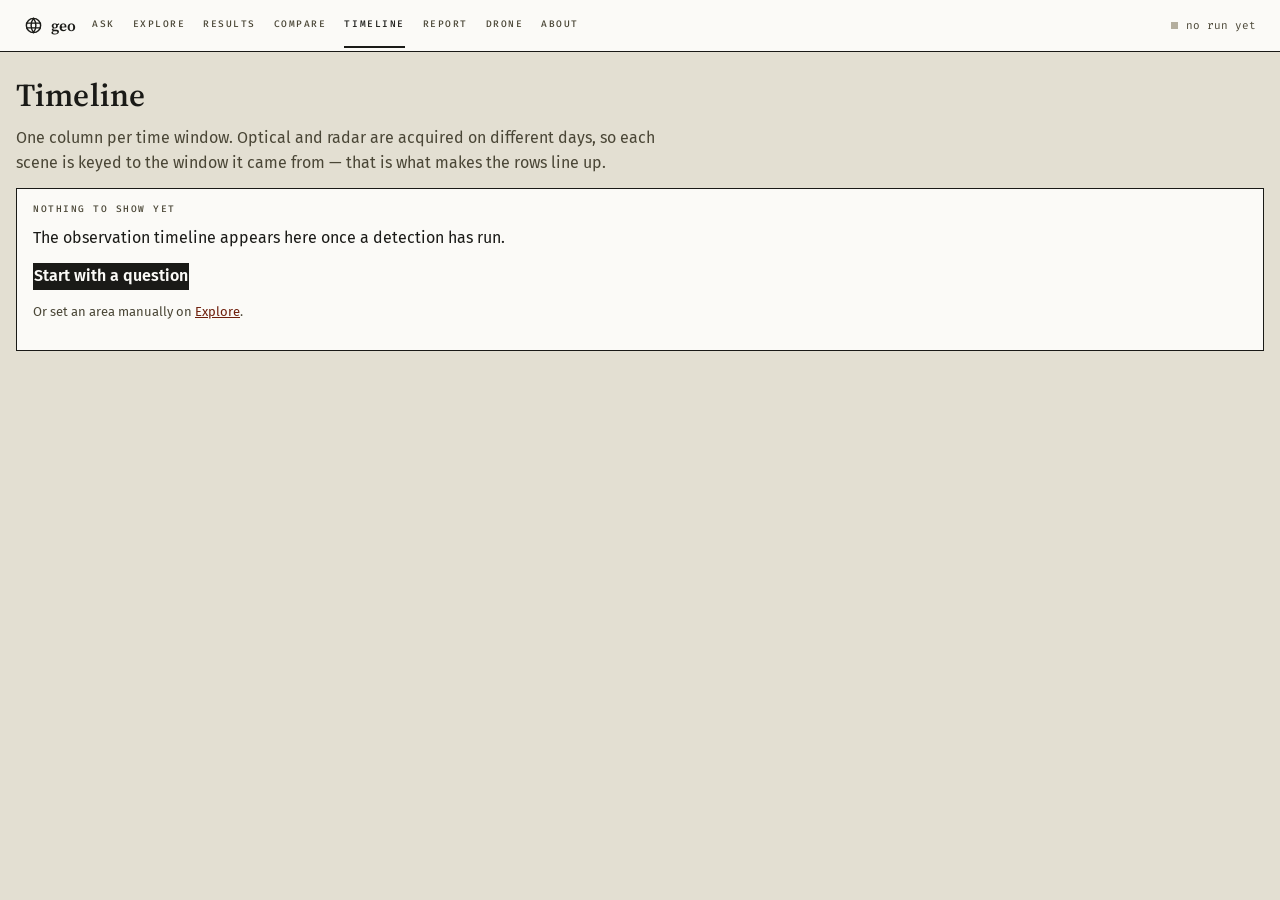
<file: geo/web/timeline.html>
<!doctype html>
<html lang="en">
<head>
<meta charset="utf-8">
<meta name="viewport" content="width=device-width, initial-scale=1">
<title>Timeline &middot; geo</title>
<meta name="description" content="Sentinel-1 and Sentinel-2 change detection over any area of Earth.">
<link rel="stylesheet" href="shared.css">
</head>
<body>
<div class="shell">
<nav class="nav" aria-label="Primary">
  <a class="nav__brand" href="index.html"><svg viewBox="0 0 24 24" fill="none" stroke="currentColor" stroke-width="1.8" stroke-linecap="round" stroke-linejoin="round" aria-hidden="true"><circle cx="12" cy="12" r="9"/><path d="M3.6 9h16.8M3.6 15h16.8"/><path d="M12 3a15 15 0 0 1 0 18a15 15 0 0 1 0-18"/></svg><span>geo</span></a>
  <div class="nav__links">
    <a class="nav__link" href="index.html" data-page="index.html"><svg viewBox="0 0 24 24" fill="none" stroke="currentColor" stroke-width="1.8" stroke-linecap="round" stroke-linejoin="round" aria-hidden="true"><circle cx="11" cy="11" r="7"/><path d="m20 20-3.5-3.5"/></svg><span>Ask</span></a>
    <a class="nav__link" href="explore.html" data-page="explore.html"><svg viewBox="0 0 24 24" fill="none" stroke="currentColor" stroke-width="1.8" stroke-linecap="round" stroke-linejoin="round" aria-hidden="true"><path d="m9 4-6 2v14l6-2 6 2 6-2V4l-6 2z"/><path d="M9 4v14M15 6v14"/></svg><span>Explore</span></a>
    <a class="nav__link" href="results.html" data-page="results.html"><svg viewBox="0 0 24 24" fill="none" stroke="currentColor" stroke-width="1.8" stroke-linecap="round" stroke-linejoin="round" aria-hidden="true"><path d="m12 3 9 5-9 5-9-5z"/><path d="m3 13 9 5 9-5"/></svg><span>Results</span></a>
    <a class="nav__link" href="compare.html" data-page="compare.html"><svg viewBox="0 0 24 24" fill="none" stroke="currentColor" stroke-width="1.8" stroke-linecap="round" stroke-linejoin="round" aria-hidden="true"><rect x="3" y="4" width="18" height="16" rx="1"/><path d="M12 4v16"/></svg><span>Compare</span></a>
    <a class="nav__link" href="timeline.html" data-page="timeline.html"><svg viewBox="0 0 24 24" fill="none" stroke="currentColor" stroke-width="1.8" stroke-linecap="round" stroke-linejoin="round" aria-hidden="true"><circle cx="12" cy="12" r="9"/><path d="M12 7v5l3 2"/></svg><span>Timeline</span></a>
    <a class="nav__link" href="report.html" data-page="report.html"><svg viewBox="0 0 24 24" fill="none" stroke="currentColor" stroke-width="1.8" stroke-linecap="round" stroke-linejoin="round" aria-hidden="true"><path d="M14 3H7a1 1 0 0 0-1 1v16a1 1 0 0 0 1 1h10a1 1 0 0 0 1-1V7z"/><path d="M14 3v4h4"/><path d="M9 13h6M9 17h4"/></svg><span>Report</span></a>
    <a class="nav__link" href="drone.html" data-page="drone.html"><svg viewBox="0 0 24 24" fill="none" stroke="currentColor" stroke-width="1.8" stroke-linecap="round" stroke-linejoin="round" aria-hidden="true"><rect x="9" y="9" width="6" height="6" rx="1"/><path d="M9 9 5 5M15 9l4-4M9 15l-4 4M15 15l4 4"/><circle cx="5" cy="5" r="2"/><circle cx="19" cy="5" r="2"/><circle cx="5" cy="19" r="2"/><circle cx="19" cy="19" r="2"/></svg><span>Drone</span></a>
    <a class="nav__link" href="about.html" data-page="about.html"><svg viewBox="0 0 24 24" fill="none" stroke="currentColor" stroke-width="1.8" stroke-linecap="round" stroke-linejoin="round" aria-hidden="true"><circle cx="12" cy="12" r="9"/><path d="M12 11v5M12 8h.01"/></svg><span>About</span></a>
  </div>
  <div class="nav__job" id="navjob" aria-live="polite"></div>
</nav>

<main class="container">
  <h1>Timeline</h1>
  <p style="color:var(--color-muted-foreground);max-width:74ch">
    One column per time window. Optical and radar are acquired on different days, so each
    scene is keyed to the window it came from &mdash; that is what makes the rows line up.
  </p>
  <div id="body"><div class="card skeleton">Loading run...</div></div>
</main>


</div>
<script src="shared.js"></script>
<script>
(async () => {
  const host = $("body"), id = currentJob();
  if (!id) { needRun(host, "The observation timeline"); return; }
  let d;
  try { d = await loadResult(id); }
  catch (e) { host.innerHTML = '<div class="err">' + esc(e.message) + "</div>"; return; }
  if (d.status !== "done") {
    host.innerHTML = '<div class="card"><p>This run is <b>' + esc(d.status) + "</b>.</p></div>";
    return;
  }

  const r = d.result, p = r.properties;
  const tl = (p.timeline || []).filter((t) => t.id && t.step !== undefined);
  if (tl.length < 2) {
    host.innerHTML = '<div class="card"><p>This run used a single pair of dates, so there ' +
      'is no timeline to step through. Run a series from <a href="' +
      linkWithJob("explore.html") + '">Explore</a>.</p></div>';
    return;
  }

  const bbox = p.bbox;
  const steps = [];
  tl.forEach((t) => { if (steps.indexOf(t.step) === -1) steps.push(t.step); });
  steps.sort((a, b) => a - b);

  const table = [["S2", "Sentinel-2"], ["S1", "Sentinel-1"]].map((row) => {
    const sensor = row[0], label = row[1];
    const cells = steps.map((step) => {
      const stop = tl.find((t) => t.step === step && t.sensor === sensor);
      if (!stop) {
        return '<td><div class="chip chip--empty"><div class="chip__img"></div>' +
          '<div class="help">no scene</div></div></td>';
      }
      const detail = stop.cloud_cover !== undefined
        ? stop.cloud_cover + "% cloud" : "orbit " + stop.relative_orbit;
      const url = "/api/chip?bbox=" + bbox.join(",") + "&scene_id=" +
        encodeURIComponent(stop.id) + "&sensor=" + sensor.toLowerCase() + "&px=128";
      return '<td><button class="chip" data-id="' + esc(stop.id) + '" data-sensor="' + sensor +
        '" data-date="' + esc(stop.date) + '" data-detail="' + esc(detail) +
        '" aria-label="View ' + sensor + " " + esc(stop.date) + ", " + esc(detail) + '">' +
        '<img class="chip__img" loading="lazy" src="' + url + '" alt="">' +
        '<div class="chip__date mono">' + esc(stop.date) + "</div>" +
        '<div class="help">' + esc(detail) + "</div></button></td>";
    }).join("");
    return '<tr><th scope="row">' + label + "</th>" + cells + "</tr>";
  }).join("");

  host.innerHTML =
    '<section class="card">' +
      '<div style="display:flex;align-items:center;gap:var(--space-3);flex-wrap:wrap">' +
      '<p class="card__title" style="margin:0;flex:1" id="tlTitle">' + steps.length +
      ' time windows</p><button class="btn btn--ghost btn--auto" id="all">Show all dates</button></div>' +
      // The enlarged scene sits above the strip so it is visible the moment it
      // is opened, rather than below the fold.
      '<div class="preview" id="preview" hidden>' +
        '<div class="preview__head"><h2 id="pvTitle"></h2>' +
        '<span class="help" id="pvMeta"></span>' +
        '<span style="flex:1"></span>' +
        '<a class="btn btn--auto" id="pvOpen" target="_blank" rel="noopener">Open image</a></div>' +
        '<div class="preview__figure">' +
          '<div class="preview__loading" id="pvLoading">Loading full resolution...</div>' +
          '<img class="preview__img" id="pvImg" alt=""></div>' +
      "</div>" +
      '<div class="scroll-x"><table class="chips">' + table + "</table></div>" +
      '<p class="help" id="tlNote">Select a scene to enlarge it and see the change detected up to that date.</p>' +
    "</section>" +
    '<section class="card"><p class="card__title">Detections up to the selected date</p>' +
    '<div id="list" class="scroll-x"></div></section>';

  const feats = r.features;
  function show(dateStr, label) {
    const keep = dateStr
      ? feats.filter((f) => !f.properties.change_date || f.properties.change_date <= dateStr)
      : feats;
    $("tlNote").textContent = dateStr
      ? keep.length + " of " + feats.length + " detections by " + dateStr
      : "all " + feats.length + " detections";
    $("tlTitle").textContent = label || steps.length + " time windows";

    const byType = {};
    keep.forEach((f) => {
      const t = f.properties.change_type || "other";
      if (!byType[t]) byType[t] = { n: 0, ha: 0, label: f.properties.change_label || t };
      byType[t].n += 1;
      byType[t].ha += f.properties.area_ha || 0;
    });
    const rowsHtml = Object.keys(byType)
      .sort((a, b) => byType[b].ha - byType[a].ha)
      .map((t) => '<tr><td><span class="swatch" style="background:' +
        (CLASS_COLOURS[t] || CLASS_COLOURS.other) + '"></span>' + esc(byType[t].label) +
        '</td><td class="num">' + byType[t].n + '</td><td class="num">' +
        fmtHa(byType[t].ha) + " ha</td></tr>").join("");
    $("list").innerHTML = rowsHtml
      ? '<table><thead><tr><th>Type</th><th class="num">Regions</th><th class="num">Area</th></tr></thead><tbody>' +
        rowsHtml + "</tbody></table>"
      : '<p class="help">Nothing had been detected by this date.</p>';
  }

  // Selecting a scene does two things at once: it enlarges that scene in
  // place, and filters the detections to what had appeared by its date.
  let selected = null;

  /** Run a layout change without the strip moving under the pointer.
   *  Inserting a tall element above the chips would otherwise push the one
   *  just clicked off-screen. */
  function keepStripStill(mutate) {
    const strip = document.querySelector(".chips");
    const before = strip ? strip.getBoundingClientRect().top : 0;
    mutate();
    if (!strip) return;
    const after = strip.getBoundingClientRect().top;
    // Two-argument form: the options object with behavior:"instant" is
    // rejected by some engines, and an invalid value makes the whole call a
    // no-op rather than scrolling instantly.
    window.scrollBy(0, after - before);
  }

  function collapse() {
    selected = null;
    keepStripStill(() => { $("preview").hidden = true; });
    $("pvImg").removeAttribute("src");
    document.querySelectorAll(".chip").forEach((x) => {
      x.classList.remove("chip--on");
      x.setAttribute("aria-expanded", "false");
    });
    show(null, null);
  }

  function expand(cell) {
    const sensor = cell.dataset.sensor, date = cell.dataset.date;
    selected = cell;
    document.querySelectorAll(".chip").forEach((x) => {
      const on = x === cell;
      x.classList.toggle("chip--on", on);
      x.setAttribute("aria-expanded", on ? "true" : "false");
    });

    const full = "/api/chip?bbox=" + bbox.join(",") + "&scene_id=" +
      encodeURIComponent(cell.dataset.id) + "&sensor=" + sensor.toLowerCase() + "&px=1024";
    $("pvTitle").textContent = (sensor === "S2" ? "Sentinel-2" : "Sentinel-1") + " " + date;
    $("pvMeta").textContent = cell.dataset.detail + " · " + cell.dataset.id;
    $("pvOpen").href = full;

    const img = $("pvImg");
    img.alt = sensor + " scene of the area of interest, " + date;
    // Reserve the box and show progress: a cold full-resolution render is a
    // real wait, not an instant swap, and the page must not jump when it lands.
    img.removeAttribute("src");
    $("pvLoading").hidden = false;
    $("pvLoading").textContent = "Loading full resolution...";
    img.onload = () => { $("pvLoading").hidden = true; };
    img.onerror = () => { $("pvLoading").textContent = "That scene could not be rendered."; };
    img.src = full;

    keepStripStill(() => { $("preview").hidden = false; });
    show(date, sensor + " " + date);
  }

  document.querySelectorAll(".chip[data-id]").forEach((c) => {
    c.setAttribute("aria-expanded", "false");
    c.setAttribute("aria-controls", "preview");
    // Clicking the open scene again closes it.
    c.onclick = () => (selected === c ? collapse() : expand(c));
  });
  $("all").onclick = collapse;
  show(null, null);
})();
</script>

</body>
</html>
</file>
<file: geo/web/shared.css>
/* geo - design system, cartographic light
 *
 * Drop-in replacement for web/shared.css. Every semantic token keeps the name
 * it had in the dark glassmorphism system, so no page markup or JS needs to
 * change: --color-card, --color-accent, --tier-* and friends all still resolve.
 * Only their values changed, plus a set of new component classes at the bottom
 * for the surfaces that did not exist before (region drawer, swipe comparator,
 * legend/layers panel, printable report sheet, map marginalia).
 *
 * Direction: ink on paper. Parchment ground, hairline rules, Source Serif 4
 * for names and headings, Fira Code small caps for every label, colour used
 * only where it carries meaning. Built for two jobs the dark theme did badly:
 * printing into a briefing pack, and letting the map hold the whole screen.
 *
 * Contrast (measured, WCAG 2.1):
 *   ink #1A1A17 on ground  #E3DFD2  13.4:1
 *   ink #1A1A17 on panel   #FBFAF7  16.4:1
 *   muted #4A4636 on panel #FBFAF7   7.6:1
 *   every --tier-* and change-type colour below passes 4.5:1 on both grounds,
 *   which the original bright tier palette did not once the ground went light.
 */
@import url('https://fonts.googleapis.com/css2?family=Fira+Code:wght@400;500;600&family=Fira+Sans:wght@300;400;500;600;700&family=Source+Serif+4:opsz,wght@8..60,400;8..60,600;8..60,700&display=swap');

:root{
  /* ground and ink */
  --color-background:#E3DFD2; --color-foreground:#1A1A17;
  --color-card:#FBFAF7; --color-primary:#F2EEE4; --color-secondary:#D8D3C4;
  --color-accent:#1A1A17; --color-on-accent:#FBFAF7;
  --color-muted:#F2EEE4; --color-muted-foreground:#4A4636;
  --color-border:#1A1A17; --color-rule:rgba(26,26,23,.2);
  --color-destructive:#9A2B10;
  --color-warning:#6B4A0C; --color-ring:#1A1A17;

  /* evidence tiers - darkened until each passes 4.5:1 on parchment */
  --tier-confirmed:#9A2B10; --tier-optical:#8A5A12;
  --tier-sar-only:#5B3E86; --tier-sar-gap:#0B5C8A;

  /* change types, same vocabulary as CLASS_COLOURS in shared.js */
  --type-construction:#9A2B10; --type-clearance:#8A5A12;
  --type-vegetation-loss:#7A6412; --type-vegetation-growth:#2F6B45;
  --type-flooding:#0B5C8A; --type-water-recession:#3C7E96;
  --type-road:#5B3E86; --type-surface:#6B4F38;
  --type-structural:#4A5260; --type-other:#5C5A4E;

  /* hatch used everywhere a sensor could not see - never a solid colour,
     because "unobserved" must not read as a value */
  --hatch-nodata:repeating-linear-gradient(45deg,#C9C4B6,#C9C4B6 4px,#B4AE9E 4px,#B4AE9E 8px);
  --hatch-ground:repeating-linear-gradient(45deg,#E3DFD2,#E3DFD2 9px,#DAD5C6 9px,#DAD5C6 18px);

  --space-1:4px; --space-2:8px; --space-3:12px;
  --space-4:16px; --space-5:24px; --space-6:32px;
  /* square corners: this is a map sheet, not a card UI */
  --radius:0; --radius-sm:0;

  --shadow:none;
  --label:500 9.5px/1 'Fira Code',ui-monospace,monospace;
  --label-tracking:.16em;
  --ease:cubic-bezier(.25,.46,.45,.94); --dur:220ms;
}
*,*::before,*::after{box-sizing:border-box}
html{-webkit-text-size-adjust:100%}
body{margin:0;min-height:100vh;background:var(--color-background);color:var(--color-foreground);
  font:400 16px/1.55 'Fira Sans',system-ui,-apple-system,sans-serif}
.mono,td.num,th.num,.stat-value,code{font-family:'Fira Code',ui-monospace,monospace;
  font-variant-numeric:tabular-nums}
h1,h2,h3{line-height:1.2;margin:0 0 var(--space-3);font-weight:600;
  font-family:'Source Serif 4',Georgia,serif;letter-spacing:.005em}
h1{font-size:2rem} h2{font-size:1.375rem} h3{font-size:1.0625rem}
p{margin:0 0 var(--space-3);text-wrap:pretty}
a{color:#6E1E0B} a:hover{color:#1A1A17}
:focus-visible{outline:2px solid var(--color-ring);outline-offset:2px}

/* Small-caps monospace label. The one typographic move the whole system
   rests on: anything that names a thing rather than being the thing. */
.label-cap{font:var(--label);letter-spacing:var(--label-tracking);
  text-transform:uppercase;color:var(--color-muted-foreground)}

.shell{display:flex;flex-direction:column;min-height:100vh}
.container{width:min(1440px,100%);margin:0 auto;padding:var(--space-5) var(--space-4)}
.container--wide{width:100%;padding:0}
.container--reading{width:min(720px,100%);margin:0 auto;padding:var(--space-6) var(--space-4)}

/* ------------------------------------------------------------------- nav */
.nav{position:sticky;top:0;z-index:900;display:flex;align-items:center;
  gap:var(--space-4);padding:0 var(--space-5);min-height:52px;
  background:var(--color-card);border-bottom:1px solid var(--color-border)}
.nav__brand{display:flex;align-items:center;gap:var(--space-2);
  font:600 15px/1 'Source Serif 4',Georgia,serif;color:var(--color-foreground);
  text-decoration:none;white-space:nowrap}
.nav__brand svg{width:19px;height:19px;color:currentColor}
.nav__links{display:flex;gap:18px;flex:1;min-width:0;overflow-x:auto}
.nav__link{display:flex;align-items:center;gap:var(--space-2);min-height:44px;
  padding:14px 0;color:var(--color-muted-foreground);text-decoration:none;
  font:var(--label);letter-spacing:var(--label-tracking);text-transform:uppercase;
  white-space:nowrap;border-bottom:2px solid transparent;
  transition:color var(--dur) var(--ease),border-color var(--dur) var(--ease)}
.nav__link:hover{color:var(--color-foreground)}
.nav__link[aria-current="page"]{color:var(--color-foreground);border-bottom-color:var(--color-foreground)}
/* Icons are optional in this theme - the labels carry it. Keep them for the
   brand only; if you want them back in the links, unhide here. */
.nav__link svg{display:none}
.nav__job{font:400 11px/1 'Fira Code',ui-monospace,monospace;
  color:var(--color-muted-foreground);white-space:nowrap;
  display:flex;align-items:center;gap:var(--space-2)}
.dot{width:7px;height:7px;border-radius:0;background:var(--color-foreground);flex:none}
.dot--idle{background:#B4AE9E}

/* ------------------------------------------------------------------ card */
.card{background:var(--color-card);border:1px solid var(--color-border);
  border-radius:var(--radius);padding:var(--space-4);margin-bottom:var(--space-4)}
.card--flush{padding:0}
.card__title{font:var(--label);letter-spacing:var(--label-tracking);
  text-transform:uppercase;color:var(--color-muted-foreground);
  margin:0 0 var(--space-3)}
.rule{border:0;border-top:1px solid var(--color-rule);margin:var(--space-4) 0}
.grid{display:grid;gap:var(--space-4)}
@media(min-width:768px){.grid--2{grid-template-columns:1fr 1fr}}
@media(min-width:1024px){.grid--3{grid-template-columns:repeat(3,1fr)}}
/* Figures butted together inside one ruled frame, the way a map margin
   stacks its blocks - no gaps, no shadows, one border for the group. */
.grid--butted{display:grid;gap:0;border:1px solid var(--color-border);
  background:var(--color-card)}
@media(min-width:768px){.grid--butted{grid-auto-flow:column;grid-auto-columns:1fr}}
.grid--butted>*{padding:var(--space-4);border-right:1px solid var(--color-rule)}
.grid--butted>*:last-child{border-right:0}

/* ----------------------------------------------------------------- forms */
label,.label{display:block;margin:var(--space-3) 0 var(--space-1);
  font-size:.8125rem;color:var(--color-muted-foreground);font-weight:500}
input,select,textarea,button{font:inherit;width:100%;border-radius:var(--radius-sm);
  border:1px solid var(--color-border);background:var(--color-card);
  color:var(--color-foreground);padding:10px var(--space-3);min-height:44px;
  transition:background var(--dur) var(--ease)}
input:hover,select:hover{background:#fff}
input[type=range]{padding:0;min-height:28px;border:0;background:transparent;
  accent-color:var(--color-foreground)}
input[type=checkbox],input[type=radio]{width:auto;min-height:auto;accent-color:var(--color-foreground)}
.row{display:flex;gap:var(--space-2)}
.row>*{flex:1;min-width:0}
.check{display:flex;align-items:center;gap:var(--space-2);min-height:44px;
  border-bottom:1px solid rgba(26,26,23,.1)}
.check:last-child{border-bottom:0}
.check input{width:auto;min-height:auto}
.check span{flex:1;font-size:.875rem}
.help{font-size:.8125rem;color:var(--color-muted-foreground);margin-top:var(--space-1)}
button{cursor:pointer}
button:disabled{opacity:.45;cursor:not-allowed}
.btn{display:inline-flex;align-items:center;justify-content:center;gap:var(--space-2);
  background:transparent;border:1px solid var(--color-border);
  transition:background var(--dur) var(--ease),color var(--dur) var(--ease)}
.btn:hover:not(:disabled){background:var(--color-primary)}
.btn--primary{background:var(--color-foreground);border-color:var(--color-foreground);
  color:var(--color-on-accent);font-weight:600}
.btn--primary:hover:not(:disabled){background:#000;border-color:#000;color:#fff}
.btn--ghost{border-color:rgba(26,26,23,.35);color:var(--color-muted-foreground)}
.btn--ghost:hover:not(:disabled){color:var(--color-foreground);border-color:var(--color-border)}
.btn--auto{width:auto}
.btn--sm{min-height:36px;padding:6px 11px;font-size:.8125rem}
.btn svg{width:17px;height:17px}
/* Input and its action butted into one ruled box */
.field-join{display:flex;border:1px solid var(--color-border);background:#fff}
.field-join input{border:0;min-height:52px;padding:14px var(--space-4);background:transparent}
.field-join .btn{border:0;border-left:1px solid var(--color-border);
  min-height:52px;padding:0 20px;white-space:nowrap;width:auto}

/* -------------------------------------------------------------- messages */
/* Left-rule callouts rather than filled boxes: they survive greyscale
   printing, which the dark theme's tinted panels did not. */
.note,.warn,.err{padding:11px 13px;font-size:.875rem;line-height:1.6;
  margin-top:var(--space-3);border:0;border-left:3px solid var(--color-rule);
  background:var(--color-primary);color:var(--color-foreground)}
.warn{border-left-color:var(--type-clearance);background:#F5F1E7}
.err{border-left-color:var(--color-destructive);background:#FAF3EF}

.stat{display:flex;justify-content:space-between;align-items:baseline;
  gap:var(--space-3);padding:var(--space-1) 0}
.stat-value{font-size:1rem;font-weight:600}
.stat-value--lg{font-size:1.625rem;line-height:1}
.stat-label{font-size:.75rem;color:var(--color-muted-foreground);line-height:1.4}

/* ---------------------------------------------------------------- tables */
table{width:100%;border-collapse:collapse;font-size:.875rem}
th{text-align:left;font:var(--label);letter-spacing:var(--label-tracking);
  text-transform:uppercase;color:var(--color-muted-foreground);padding-bottom:var(--space-2)}
th,td{padding:var(--space-2) 2px;border-bottom:1px solid rgba(26,26,23,.14)}
td.num,th.num{text-align:right}
tbody tr:last-child td{border-bottom:0}
tbody tr.total td{border-top:2px solid var(--color-border);font-weight:600}
.swatch{display:inline-block;width:11px;height:11px;border-radius:0;
  margin-right:var(--space-2);vertical-align:-1px}
.swatch--nodata{background:var(--hatch-nodata)}
.scroll-x{overflow-x:auto}
.skeleton{min-height:120px;display:grid;place-items:center;
  color:var(--color-muted-foreground);font-size:.875rem}
.tag{display:inline-block;font:400 .6875rem/1.4 'Fira Code',ui-monospace,monospace;
  padding:3px 7px;border:1px solid var(--color-rule);color:var(--color-muted-foreground)}
.tag--tier{border-color:currentColor}

/* ====================================================== new: map surface */
/* The map owns the screen; chrome sits on it as ruled parchment blocks. */
.mapstage{position:relative;flex:1;min-width:0;background:var(--hatch-ground);overflow:hidden}
.mapstage__graticule{position:absolute;inset:0;pointer-events:none}
.marginalia{position:absolute;background:rgba(251,250,247,.94);
  border:1px solid var(--color-border);padding:var(--space-3) 14px}
.marginalia--tl{top:var(--space-5);left:var(--space-5);width:290px}
.marginalia--bl{bottom:var(--space-5);left:var(--space-5)}
.marginalia--br{bottom:var(--space-5);right:var(--space-5)}
.marginalia--strip{bottom:var(--space-5);left:var(--space-5);right:var(--space-5)}
/* Feature annotation set directly on the sheet, no leader box */
.mapnote{position:absolute;font:500 10px/1.5 'Fira Code',ui-monospace,monospace;
  letter-spacing:.14em;text-transform:uppercase;color:var(--color-foreground)}
.scalebar{display:flex}
.scalebar span{width:50px;height:7px;border:1px solid var(--color-border)}
.scalebar span:nth-child(odd){background:var(--color-foreground)}
.scalebar__ticks{display:flex;justify-content:space-between;width:101px;
  font:400 10px/1 'Fira Code',ui-monospace,monospace;
  color:var(--color-muted-foreground);margin-top:var(--space-1)}

/* legend and layers */
.legend{display:flex;flex-direction:column;gap:7px}
.legend__row{display:flex;align-items:center;gap:9px;font-size:.8125rem}
.legend__row span:nth-child(2){flex:1}
.legend__key{width:14px;height:10px;flex:none;border:1px solid var(--color-border)}
.legend__count{font:400 11px/1 'Fira Code',ui-monospace,monospace;
  color:var(--color-muted-foreground)}

/* ============================================== new: before/after swipe */
.swipe{position:relative;flex:1;min-width:0;overflow:hidden;
  background:repeating-linear-gradient(-45deg,#D8D3C4,#D8D3C4 7px,#CFC9B8 7px,#CFC9B8 14px)}
.swipe__pane{position:absolute;top:0;bottom:0;left:0;overflow:hidden;
  border-right:1px solid var(--color-border)}
.swipe__pane>img,.swipe__pane>.swipe__fill{position:absolute;top:0;bottom:0;left:0;
  width:var(--swipe-stage-w,100vw);max-width:none;object-fit:cover}
.swipe__caption{position:absolute;bottom:92px;font:500 10px/1.6 'Fira Code',ui-monospace,monospace;
  letter-spacing:.14em;text-transform:uppercase;color:#3B382C;
  background:rgba(251,250,247,.9);border:1px solid var(--color-border);padding:6px 9px}
.swipe__caption--before{left:var(--space-5)}
.swipe__caption--after{right:var(--space-5);text-align:right}
.swipe__handle{position:absolute;top:50%;transform:translate(-50%,-50%);
  width:38px;height:38px;background:var(--color-card);border:1px solid var(--color-border);
  display:grid;place-items:center;pointer-events:none;font-size:15px}
.swipe__control{position:absolute;bottom:0;left:0;right:0;
  padding:14px var(--space-5) 18px;background:var(--color-card);
  border-top:1px solid var(--color-border)}
.swipe__control label{display:flex;justify-content:space-between;margin:0 0 7px}

/* ================================================ new: region drawer */
.drawer{width:470px;flex:none;display:flex;flex-direction:column;
  background:var(--color-card);border-left:1px solid var(--color-border)}
.drawer__head{padding:20px var(--space-5) var(--space-4);
  border-bottom:1px solid var(--color-rule)}
.drawer__title{margin:0;font:600 1.5rem/1.2 'Source Serif 4',Georgia,serif}
.drawer__tabs{display:flex;border-bottom:1px solid var(--color-rule)}
.drawer__tab{flex:1;min-height:44px;border:0;border-bottom:2px solid transparent;
  background:transparent;color:var(--color-muted-foreground);
  font:var(--label);letter-spacing:var(--label-tracking);text-transform:uppercase}
.drawer__tab[aria-selected="true"]{color:var(--color-foreground);
  background:var(--color-primary);border-bottom-color:var(--color-foreground)}
.drawer__body{flex:1;overflow-y:auto;padding:20px var(--space-5)}
.drawer__foot{padding:14px var(--space-5);border-top:1px solid var(--color-rule);
  display:flex;gap:10px}
.crops{display:grid;grid-template-columns:1fr 1fr;gap:10px}
.crops figure{margin:0}
.crops img,.crops .crop__ph{display:block;width:100%;height:150px;object-fit:cover;
  border:1px solid var(--color-border);background:var(--hatch-ground)}
.crops figcaption{font:400 11px/1.4 'Fira Code',ui-monospace,monospace;
  color:var(--color-muted-foreground);margin-top:5px}
/* Signed index bars: zero is the centre line, so a fall reads left and a
   rise reads right without needing a minus sign to be noticed. */
.sig{display:grid;grid-template-columns:auto 1fr auto;gap:9px var(--space-3);
  align-items:center;font-size:.8125rem}
.sig__bar{position:relative;height:7px;background:var(--color-background);
  border:1px solid rgba(26,26,23,.25)}
.sig__bar::after{content:"";position:absolute;left:50%;top:-3px;bottom:-3px;
  width:1px;background:var(--color-foreground)}
.sig__fill{position:absolute;top:0;bottom:0}
.sig__fill--neg{right:50%} .sig__fill--pos{left:50%}
.sig__val{font-family:'Fira Code',ui-monospace,monospace;font-variant-numeric:tabular-nums}
/* Persistence strip: one cell per observation, hatched where the sensor
   could not see, ink where the change held. */
.persist{display:flex;gap:3px}
.persist__cell{flex:1;text-align:center}
.persist__cell i{display:block;height:24px;border:1px solid rgba(26,26,23,.25);
  background:var(--color-background)}
.persist__cell--nodata i{background:var(--hatch-nodata)}
.persist__cell--held i{background:var(--color-foreground);border-color:var(--color-foreground)}
.persist__cell b{display:block;font:400 10px/1 'Fira Code',ui-monospace,monospace;
  color:var(--color-muted-foreground);margin-top:var(--space-1);font-weight:400}
.persist__cell--held b{color:var(--color-foreground);font-weight:600}

/* ================================ new: timeline filmstrip, light theme */
table.chips{border-collapse:separate;border-spacing:var(--space-2) var(--space-1)}
table.chips th{position:sticky;left:0;background:var(--color-card);white-space:nowrap;
  padding-right:var(--space-3);border:0}
table.chips td{border:0;padding:0}
.chip{width:104px;padding:var(--space-1);background:var(--color-card);
  border:1px solid var(--color-rule);cursor:pointer;min-height:auto;text-align:center;
  transition:border-color var(--dur) var(--ease)}
.chip:hover{border-color:var(--color-border)}
.chip--on{border:2px solid var(--color-foreground);padding:3px}
.chip--empty{cursor:default;opacity:.75}
.chip__img{display:block;width:96px;height:96px;object-fit:cover;background:var(--hatch-ground)}
.chip--empty .chip__img{background:var(--hatch-nodata)}
.chip__date{font:400 .75rem/1 'Fira Code',ui-monospace,monospace;margin-top:var(--space-1)}
.preview[hidden]{display:none}
.preview{margin-bottom:var(--space-4);border-bottom:1px solid var(--color-rule);
  padding-bottom:var(--space-4)}
.preview__head{display:flex;align-items:baseline;gap:var(--space-3);flex-wrap:wrap;
  margin-bottom:var(--space-3)}
.preview__head h2{margin:0;font-size:1.125rem}
.preview__figure{position:relative;height:min(60vh,560px);overflow:hidden;
  background:var(--hatch-ground);border:1px solid var(--color-border)}
.preview__img{position:absolute;inset:0;width:100%;height:100%;object-fit:contain}
.preview__loading{position:absolute;inset:0;display:grid;place-items:center;
  color:var(--color-muted-foreground);font-size:.875rem}

/* =========================================== new: printable report sheet */
.sheet{background:var(--color-card);color:var(--color-foreground)}
.sheet__head{display:flex;align-items:flex-end;gap:var(--space-5);
  border-bottom:1px solid rgba(26,26,23,.18);padding-bottom:18px;margin-bottom:var(--space-5)}
.sheet__head h1{margin:0 0 6px;font-size:1.875rem}
.sheet__figure{text-align:right}
.sheet__figure .stat-value--lg{font-family:'Fira Code',ui-monospace,monospace;font-size:2.125rem}
.sheet__body{padding:var(--space-6) 40px 40px}
/* Coverage as one ruled bar: usable / radar-only / outside footprint.
   The hatched third is the point - it is not a colour, it is absence. */
.coverbar{display:flex;height:26px;border:1px solid var(--color-border)}
.coverbar i{display:block}

@media print{
  @page{margin:14mm}
  :root{--color-background:#fff}
  body{background:#fff;font-size:11pt}
  .nav,.btn,.swipe__control,input,select,.marginalia--br{display:none!important}
  .card,.sheet{border:1px solid #000;break-inside:avoid}
  .container,.container--reading{width:100%;padding:0}
  a{color:#000;text-decoration:none}
  a[href^="/api/"]::after{content:" (" attr(href) ")";font:400 9pt 'Fira Code',monospace}
  .grid--2,.grid--3{grid-template-columns:1fr 1fr}
}

.reveal{opacity:0;animation:reveal 300ms var(--ease) forwards}
.reveal:nth-child(2){animation-delay:50ms}
.reveal:nth-child(3){animation-delay:100ms}
@keyframes reveal{to{opacity:1}}
@media(prefers-reduced-motion:reduce){
  *,*::before,*::after{animation-duration:.01ms!important;animation-iteration-count:1!important;
    transition-duration:.01ms!important}
  .reveal{opacity:1}
}
@media(max-width:1023px){
  .drawer{width:100%;border-left:0;border-top:1px solid var(--color-border)}
  .marginalia--tl{position:static;width:auto;margin:var(--space-4)}
}
@media(max-width:767px){
  .nav{flex-wrap:wrap;gap:var(--space-3);padding:0 var(--space-4)}
  .nav__job{order:3;width:100%;padding-bottom:var(--space-2)}
  h1{font-size:1.5rem}
  .row{flex-direction:column}
  .sheet__body{padding:var(--space-5) var(--space-4)}
  .sheet__head{flex-direction:column;align-items:flex-start;gap:var(--space-3)}
  .sheet__figure{text-align:left}
  .crops{grid-template-columns:1fr}
  .container--wide main,.container--wide{flex-direction:column}
}

/* ================================================= integration additions
 * Not part of the design export: rules needed to wire it into this repo,
 * each for a reason the export could not see from outside it.
 */

/* An element with a display rule ignores its hidden attribute, so without
   these a hidden drawer or loading note would stay on screen. */
.drawer[hidden],.swipe__loading[hidden]{display:none}

/* Results: the run's map on the left; the right column holds the run summary,
   or one region's detail in its place. Each side scrolls on its own. */
body:has(.results) .shell{height:100vh}
.results{display:flex;flex:1;min-height:0}
.results__map{flex:1;min-width:0;position:relative;background:var(--hatch-ground)}
#rmap{position:absolute;inset:0}
.results__side{width:470px;flex:none;display:flex;flex-direction:column;min-height:0;
  background:var(--color-card);border-left:1px solid var(--color-border)}
.results__summary{flex:1;overflow-y:auto;padding:20px var(--space-5)}
.results__summary[hidden]{display:none}
.results__side .grid--2,.results__side .grid--3{grid-template-columns:1fr}
.results__side .drawer{width:auto;flex:1;min-height:0;border-left:0}
.drawer__head{position:relative;padding-right:84px}
.drawer__close{position:absolute;top:20px;right:var(--space-5);width:44px;height:44px;
  min-height:44px;padding:0;border:1px solid var(--color-border);background:var(--color-card);
  color:var(--color-foreground);font-size:20px;line-height:1}
.drawer__close:hover{background:var(--color-primary)}
.drawer__foot .btn{flex:1}
.drawer__body .note{border-left:3px solid var(--color-destructive)}
.mapnote--aoi{white-space:nowrap;transform:translateY(-140%);color:#FBFAF7;
  text-shadow:0 1px 3px rgba(0,0,0,.9)}
.leaflet-tooltip.region-callout{background:var(--color-card);border:1px solid var(--color-border);
  border-radius:0;box-shadow:none;padding:6px 9px;color:var(--color-foreground);
  font:500 10px/1.5 'Fira Code',ui-monospace,monospace;letter-spacing:.14em;text-transform:uppercase}
.results .leaflet-control-scale{margin:0 0 var(--space-5) var(--space-5);padding:8px 12px 10px;
  background:var(--color-card);border:1px solid var(--color-border)}
.results .leaflet-control-scale::before{content:"Scale";display:block;margin-bottom:6px;
  font:var(--label);letter-spacing:var(--label-tracking);text-transform:uppercase}
.results .leaflet-control-scale-line{background:transparent;border-color:var(--color-foreground);
  color:var(--color-foreground);font:400 10px/1.4 'Fira Code',ui-monospace,monospace}
@media(max-width:1023px){
  body:has(.results) .shell{height:auto}
  .results{flex-direction:column}
  .results__map{flex:none;height:55vh}
  .results__side{width:auto;border-left:0;border-top:1px solid var(--color-border)}
}
@media print{.drawer,.results__map{display:none!important}}

/* Region context crops are square in degrees, so the outline overlay maps
   linearly onto them and stays in register with the imagery. */
.crop__frame{position:relative}
.crops img,.crops .crop__ph{height:auto;aspect-ratio:1/1}
.crop__outline{position:absolute;inset:0;width:100%;height:100%;pointer-events:none}

/* A link styled as a button keeps button colour and no underline; the export
   restyles every <a>, which otherwise leaks into anchor buttons. */
a.btn{color:var(--color-foreground);text-decoration:none}
a.btn--primary,a.btn--primary:hover{color:var(--color-on-accent)}

/* Explore stacks below 768px (the export turns wide mains into columns). The
   map wrapper is flex:1 with an absolutely positioned map inside, so once
   stacked it collapses to zero height under the sidebar. Give it a fixed
   height and put it first, above the long controls. */
@media(max-width:767px){
  .explore__side{width:auto!important;border-right:0!important;
    border-top:1px solid var(--color-border)}
  .explore__map{order:-1;flex:none!important;height:62vh}
  /* With the controls hidden there is nothing to share the screen with. */
  .explore__side[hidden]+.explore__map{flex:1 1 auto!important;height:auto;min-height:62vh}
}

/* Explore controls panel: hidden by default, shown from a menu button on the map. */
.explore__side[hidden]{display:none}
.panel-toggle__btn{width:44px;height:44px;min-height:44px;padding:0;display:grid;
  place-items:center;border:0;background:var(--color-card);color:var(--color-foreground)}
.panel-toggle__btn:hover,.panel-toggle__btn[aria-expanded="true"]{background:var(--color-primary)}
.panel-toggle__btn svg{width:20px;height:20px}
/* Place search, on the map beside the menu button. */
.map-tools{display:flex;align-items:flex-start;gap:8px}
.map-tools .leaflet-bar{margin:0}
.map-search{display:flex;background:var(--color-card);border:1px solid var(--color-border)}
.map-search input{width:min(340px,56vw);min-height:44px;border:0;padding:0 12px;
  background:transparent}
.map-search button{width:44px;min-height:44px;padding:0;border:0;display:grid;place-items:center;
  border-left:1px solid var(--color-border);background:var(--color-foreground);
  color:var(--color-on-accent)}
.map-search button:hover{background:#000}
.map-search button svg{width:18px;height:18px}
.map-search__msg{margin-top:6px;max-width:calc(min(340px,56vw) + 46px);padding:6px 10px;
  font-size:.8125rem;line-height:1.4;background:var(--color-card);
  border:1px solid var(--color-border);color:var(--color-foreground)}
.map-search__msg:empty{display:none}

.rowbtn{min-height:36px;padding:4px 12px;font-size:.8125rem}
tr.is-open td{background:var(--color-primary)}
/* A checkbox row is a real <label>, so the global label spacing is reset. */
label.check{margin:0;color:var(--color-foreground);font-weight:400;font-size:.875rem}

/* Compare: both images use contain, not cover. An analysis comparison has to
   show the whole AOI, and cover would crop its edges, where change may be.
   The overlay maths in compare.html reproduces the same fitted box. Replaced
   elements do not stretch between top and bottom, hence explicit heights. */
/* The stage is draggable; pan-y keeps vertical page scroll working on touch. */
.swipe{cursor:ew-resize;touch-action:pan-y;user-select:none}
.swipe__control{cursor:auto}
.swipe>.swipe__fill{position:absolute;top:0;left:0;width:100%;
  height:calc(100% - var(--swipe-ctl,0px));object-fit:contain}
.swipe__pane{bottom:var(--swipe-ctl,0px)}
.swipe__pane>.swipe__fill{height:100%;object-fit:contain}
.swipe>.mapstage__graticule{top:0;left:0;width:100%;height:calc(100% - var(--swipe-ctl,0px))}
/* Captions sit outside the clipped pane, pinned to the top corners, so the
   split never cuts them; each gets half the stage and truncates past that. */
.swipe__caption{top:var(--space-4);bottom:auto;z-index:2;margin:0;white-space:nowrap;
  overflow:hidden;text-overflow:ellipsis;max-width:calc(50% - var(--space-5) - 8px)}
.swipe__loading{position:absolute;top:0;left:0;right:0;bottom:var(--swipe-ctl,0px);margin:0;
  display:grid;place-items:center;color:var(--color-muted-foreground);font-size:.875rem;
  pointer-events:none}
.cmp__side{width:330px;flex:none;overflow-y:auto;padding:20px 22px;
  background:var(--color-card);border-left:1px solid var(--color-border)}
@media(max-width:1023px){
  .cmp{flex-direction:column}
  .cmp__side{width:auto;border-left:0;border-top:1px solid var(--color-border)}
  .swipe{min-height:62vh}
}
</file>
